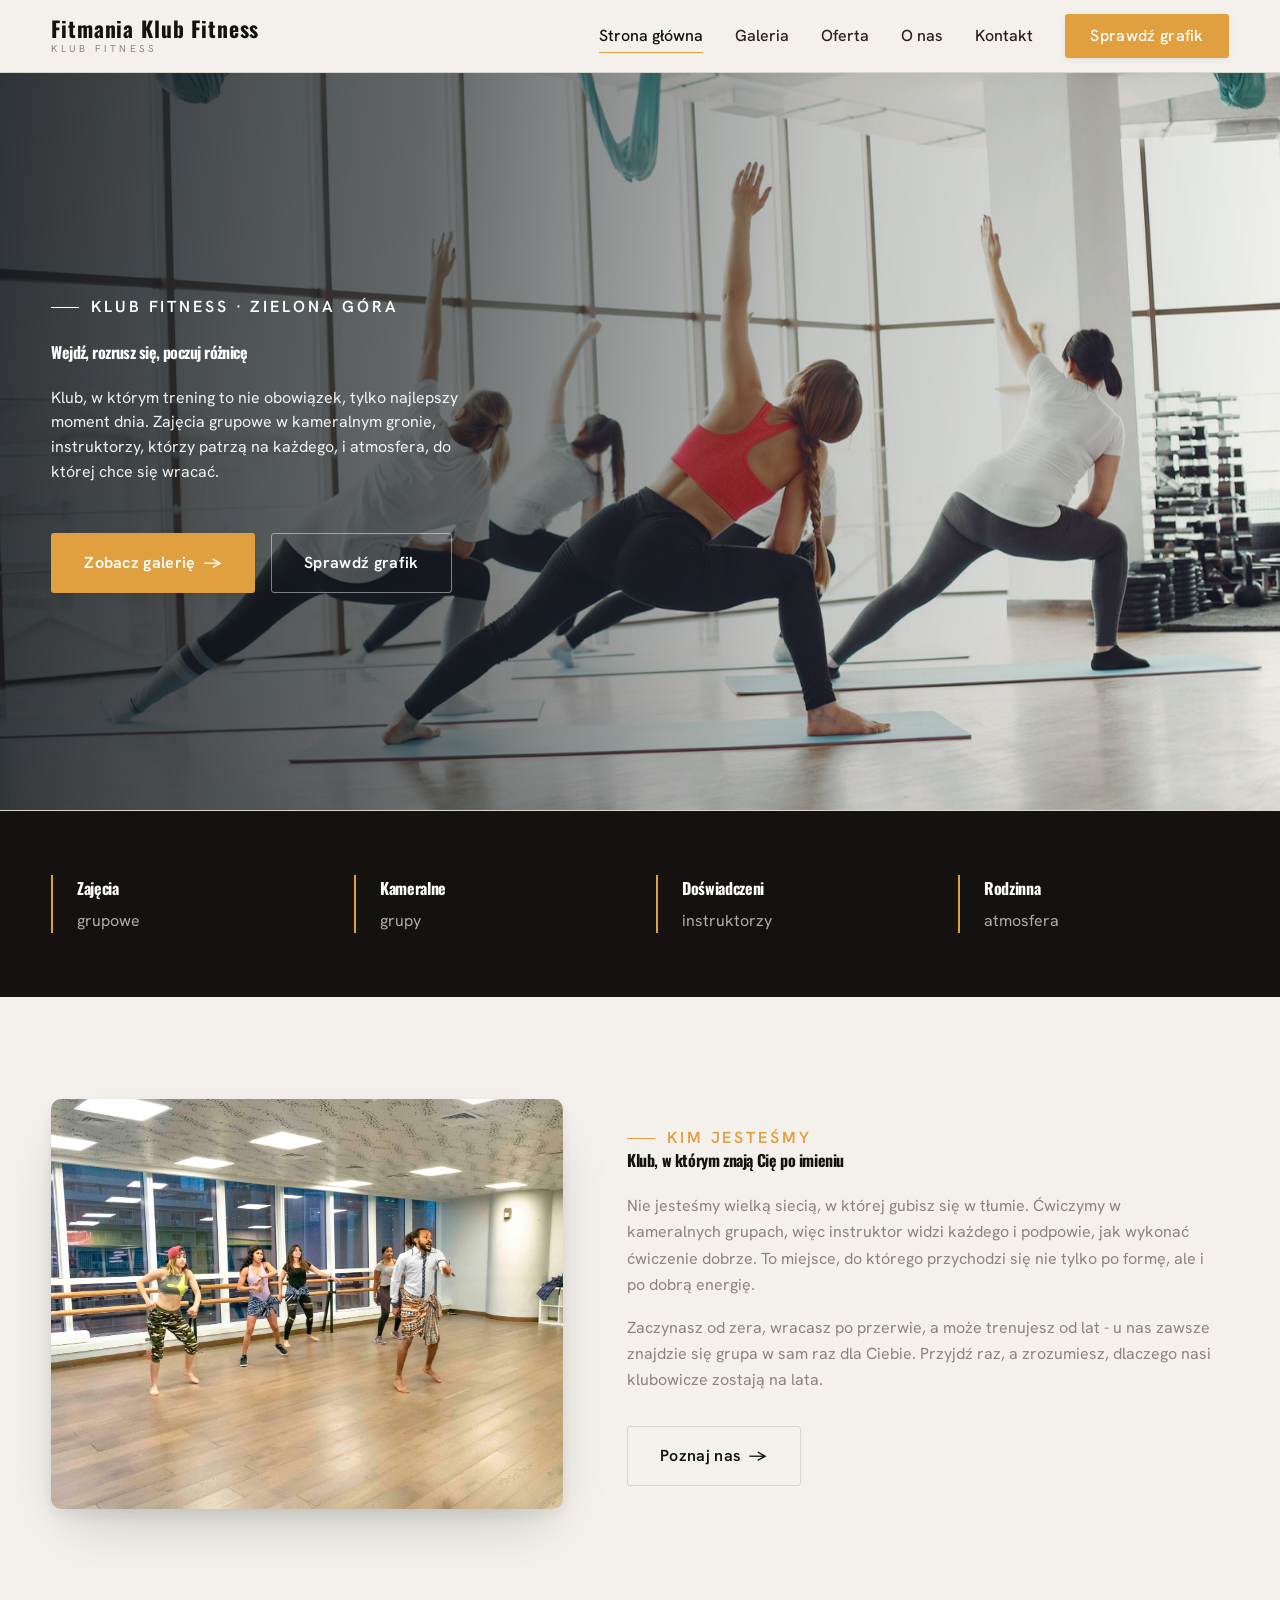
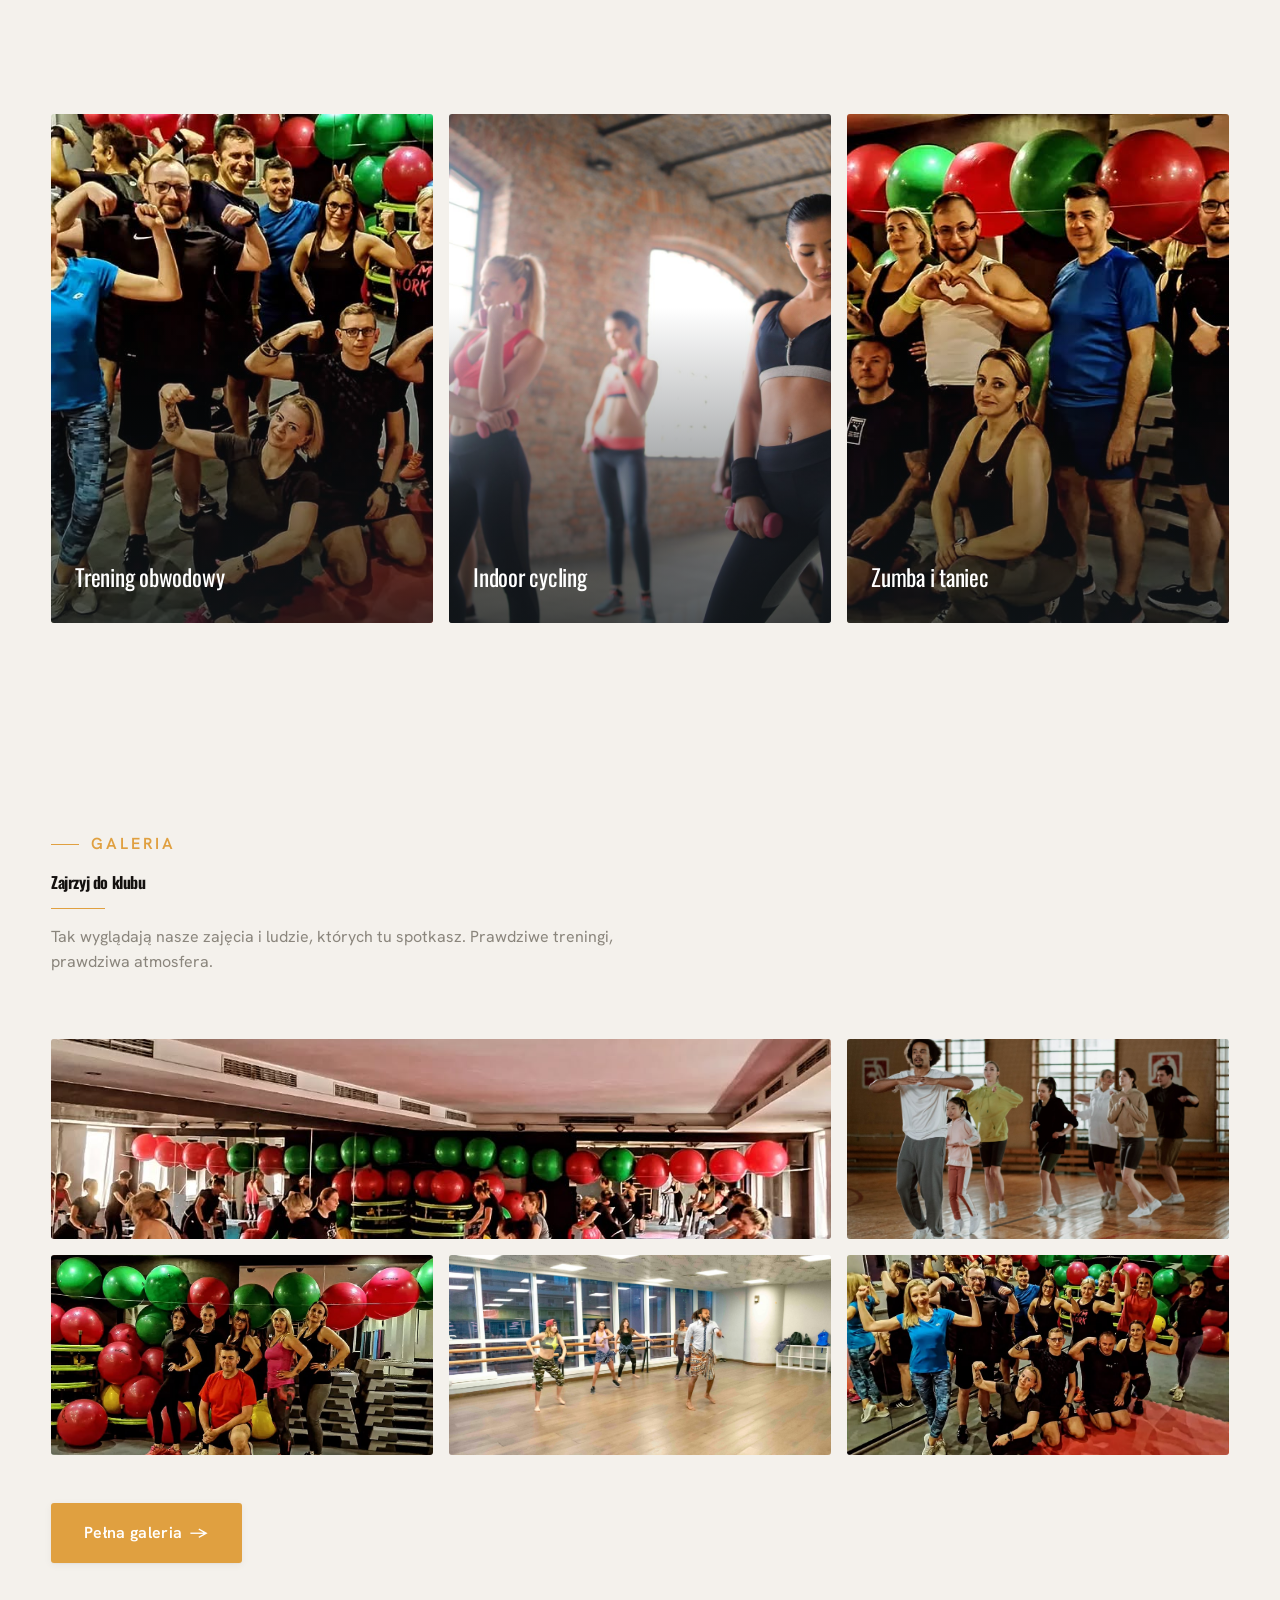
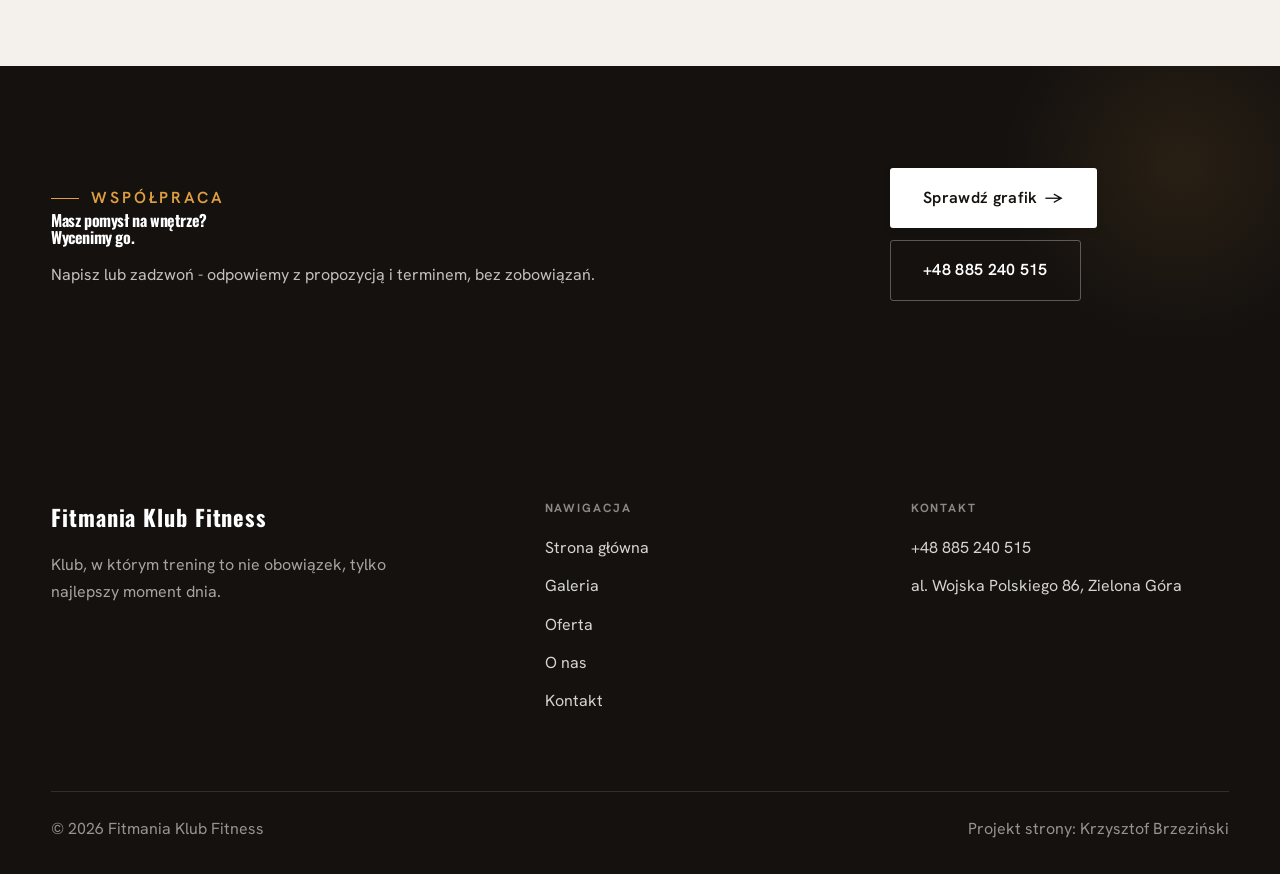
<file: index.html>
<!DOCTYPE html>
<html lang="pl">
<head>
<meta charset="UTF-8">
<meta name="viewport" content="width=device-width, initial-scale=1.0">
<title>Fitmania Klub Fitness - Klub fitness · Zielona Góra</title>
<meta name="description" content="Fitmania Klub Fitness - klub fitness w Zielona Góra. Zajęcia grupowe, mała grupa, rodzinna atmosfera i trenerzy, którzy znają Cię po imieniu. Sprawdź grafik i przyjdź na pierwszy trening.">
<link rel="preconnect" href="https://fonts.googleapis.com">
<link rel="preconnect" href="https://fonts.gstatic.com" crossorigin>
<link href="https://fonts.googleapis.com/css2?family=Oswald:wght@500;600;700&family=Hanken+Grotesk:wght@400;500;600&display=swap" rel="stylesheet">
<link rel="stylesheet" href="assets/styles.css">
</head>
<body>

<header class="nav">
  <div class="wrap nav-inner">
    <a class="brand" href="index.html"><span class="name">Fitmania Klub Fitness</span><span class="sub">Klub fitness</span></a>
    <nav class="nav-links">
      <a href="index.html" class="active">Strona główna</a>
      <a href="realizacje.html">Galeria</a>
      <a href="oferta.html">Oferta</a>
      <a href="o-nas.html">O nas</a>
      <a href="kontakt.html">Kontakt</a>
      <a href="kontakt.html" class="btn btn-accent">Sprawdź grafik</a>
    </nav>
    <button class="nav-toggle" aria-label="Menu"><span></span><span></span><span></span></button>
  </div>
</header>

<section class="hero-cine">
  <img src="img/hero.jpg" alt="Fitmania Klub Fitness - Wejdź, rozrusz się, poczuj różnicę">
  <div class="wrap">
    <div class="hero-copy">
      <span class="eyebrow">Klub fitness · Zielona Góra</span>
      <h1>Wejdź, rozrusz się, poczuj różnicę</h1>
      <p class="lead">Klub, w którym trening to nie obowiązek, tylko najlepszy moment dnia. Zajęcia grupowe w kameralnym gronie, instruktorzy, którzy patrzą na każdego, i atmosfera, do której chce się wracać.</p>
      <div class="hero-actions">
        <a href="realizacje.html" class="btn btn-accent">Zobacz galerię <span class="arr">→</span></a>
        <a href="kontakt.html" class="btn btn-ghost" style="color:#fff;border-color:rgba(255,255,255,.45)">Sprawdź grafik</a>
      </div>
    </div>
  </div>
</section>
<section class="strip" style="padding-block:0">
  <div class="wrap">
    <div class="item reveal"><div class="k">Zajęcia</div><div class="v">grupowe</div></div>
    <div class="item reveal"><div class="k">Kameralne</div><div class="v">grupy</div></div>
    <div class="item reveal"><div class="k">Doświadczeni</div><div class="v">instruktorzy</div></div>
    <div class="item reveal"><div class="k">Rodzinna</div><div class="v">atmosfera</div></div>
  </div>
</section>
<section>
  <div class="wrap split">
    <div class="split-art reveal"><img src="img/g1.jpg" alt="Fitmania Klub Fitness - realizacja" loading="lazy"></div>
    <div class="split-copy reveal">
      <span class="eyebrow">Kim jesteśmy</span>
      <h2>Klub, w którym znają Cię po imieniu</h2>
      <p class="muted">Nie jesteśmy wielką siecią, w której gubisz się w tłumie. Ćwiczymy w kameralnych grupach, więc instruktor widzi każdego i podpowie, jak wykonać ćwiczenie dobrze. To miejsce, do którego przychodzi się nie tylko po formę, ale i po dobrą energię.</p>
      <p class="muted">Zaczynasz od zera, wracasz po przerwie, a może trenujesz od lat - u nas zawsze znajdzie się grupa w sam raz dla Ciebie. Przyjdź raz, a zrozumiesz, dlaczego nasi klubowicze zostają na lata.</p>
      <a href="o-nas.html" class="btn btn-ghost">Poznaj nas <span class="arr">→</span></a>
    </div>
  </div>
</section>
<section class="gateways-band">
  <div class="wrap">
    <div class="gateways">
      <a href="oferta.html" class="gateway reveal"><img src="img/g2.jpg" alt="Trening obwodowy" loading="lazy"><span class="g-ttl">Trening obwodowy</span></a>
      <a href="oferta.html" class="gateway reveal"><img src="img/g3.jpg" alt="Indoor cycling" loading="lazy"><span class="g-ttl">Indoor cycling</span></a>
      <a href="oferta.html" class="gateway reveal"><img src="img/g4.jpg" alt="Zumba i taniec" loading="lazy"><span class="g-ttl">Zumba i taniec</span></a>
    </div>
  </div>
</section>
<section>
  <div class="wrap">
    <div class="head reveal">
      <span class="eyebrow">Galeria</span>
      <h2>Zajrzyj do klubu</h2>
      <p>Tak wyglądają nasze zajęcia i ludzie, których tu spotkasz. Prawdziwe treningi, prawdziwa atmosfera.</p>
    </div>
    <div class="gallery">
      <div class="tile t-two3 reveal"><img src="img/g5.jpg" alt="Zajęcia grupowe" loading="lazy"><div class="cap">Zajęcia grupowe</div></div>
      <div class="tile t-third reveal"><img src="img/g6.jpg" alt="Energia na sali" loading="lazy"><div class="cap">Energia na sali</div></div>
      <div class="tile t-third reveal"><img src="img/about.jpg" alt="Trening w grupie" loading="lazy"><div class="cap">Trening w grupie</div></div>
      <div class="tile t-third reveal"><img src="img/g1.jpg" alt="Nasza ekipa" loading="lazy"><div class="cap">Nasza ekipa</div></div>
      <div class="tile t-third reveal"><img src="img/g2.jpg" alt="Wspólny trening" loading="lazy"><div class="cap">Wspólny trening</div></div>
    </div>
    <div style="margin-top:var(--space-7)" class="reveal"><a href="realizacje.html" class="btn btn-accent">Pełna galeria <span class="arr">→</span></a></div>
  </div>
</section>
<section class="cta">
  <div class="wrap">
    <div class="reveal">
      <span class="eyebrow">Współpraca</span>
      <h2>Masz pomysł na wnętrze? Wycenimy go.</h2>
      <p>Napisz lub zadzwoń - odpowiemy z propozycją i terminem, bez zobowiązań.</p>
    </div>
    <div class="cta-actions reveal">
      <a href="kontakt.html" class="btn btn-light">Sprawdź grafik <span class="arr">→</span></a>
      <a href="tel:+48885240515" class="btn btn-ghost" style="color:#fff;border-color:rgba(255,255,255,.3)">+48 885 240 515</a>
    </div>
  </div>
</section>

<footer>
  <div class="wrap">
    <div class="foot-grid">
      <div class="foot-brand">
        <div class="name">Fitmania Klub Fitness</div>
        <p>Klub, w którym trening to nie obowiązek, tylko najlepszy moment dnia.</p>
      </div>
      <div class="foot-col">
        <h4>Nawigacja</h4>
        <a href="index.html">Strona główna</a>
        <a href="realizacje.html">Galeria</a>
        <a href="oferta.html">Oferta</a>
        <a href="o-nas.html">O nas</a>
        <a href="kontakt.html">Kontakt</a>
      </div>
      <div class="foot-col">
        <h4>Kontakt</h4>
        <a href="tel:+48885240515">+48 885 240 515</a>
        <p>al. Wojska Polskiego 86, Zielona Góra</p>
      </div>
    </div>
    <div class="foot-bot">
      <span>© 2026 Fitmania Klub Fitness</span>
      <span>Projekt strony: Krzysztof Brzeziński</span>
    </div>
  </div>
</footer>


<script src="assets/main.js"></script>
</body>
</html>
</file>
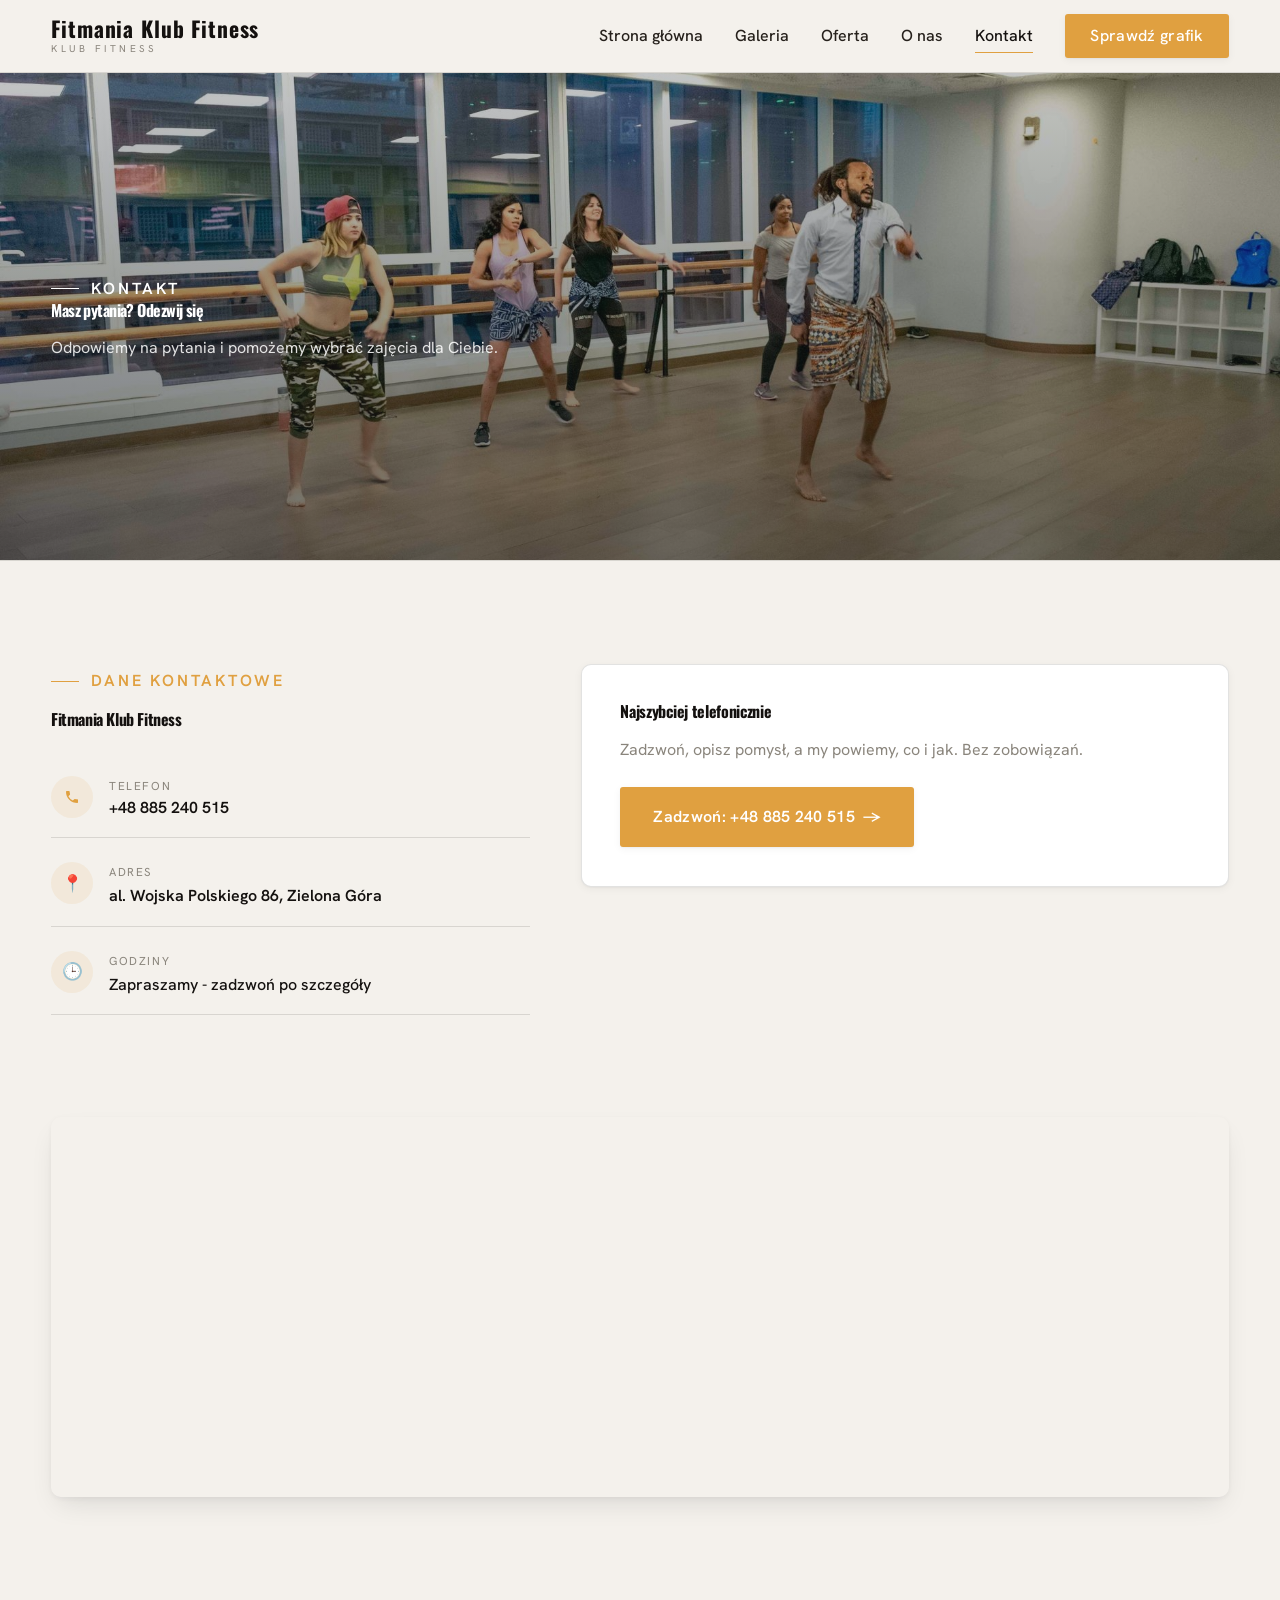
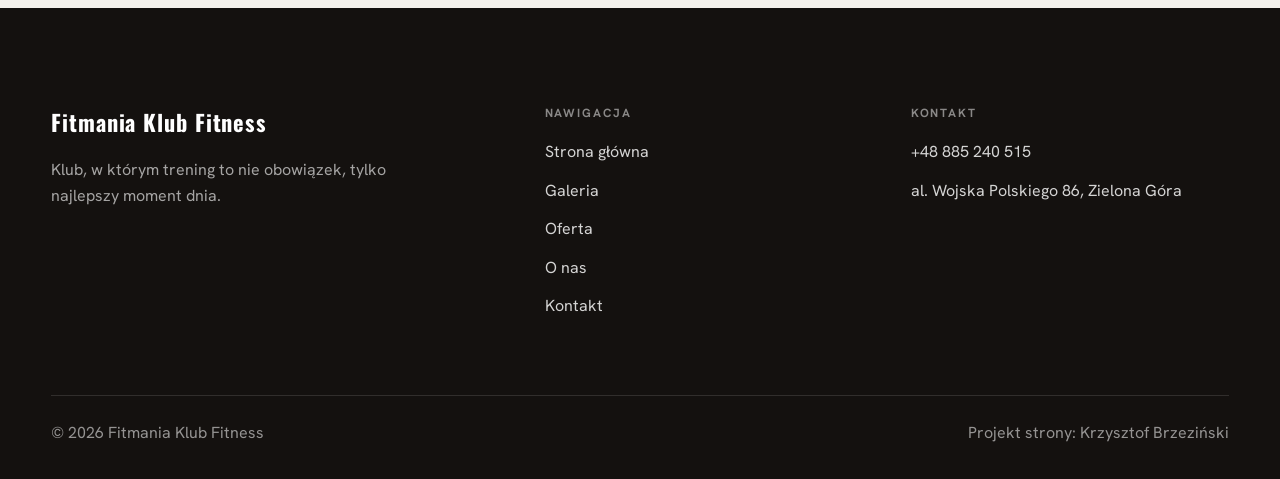
<file: kontakt.html>
<!DOCTYPE html>
<html lang="pl">
<head>
<meta charset="UTF-8">
<meta name="viewport" content="width=device-width, initial-scale=1.0">
<title>Kontakt - Fitmania Klub Fitness</title>
<meta name="description" content="Kontakt Fitmania Klub Fitness - al. Wojska Polskiego 86, Zielona Góra">
<link rel="preconnect" href="https://fonts.googleapis.com">
<link rel="preconnect" href="https://fonts.gstatic.com" crossorigin>
<link href="https://fonts.googleapis.com/css2?family=Oswald:wght@500;600;700&family=Hanken+Grotesk:wght@400;500;600&display=swap" rel="stylesheet">
<link rel="stylesheet" href="assets/styles.css">
</head>
<body>

<header class="nav">
  <div class="wrap nav-inner">
    <a class="brand" href="index.html"><span class="name">Fitmania Klub Fitness</span><span class="sub">Klub fitness</span></a>
    <nav class="nav-links">
      <a href="index.html">Strona główna</a>
      <a href="realizacje.html">Galeria</a>
      <a href="oferta.html">Oferta</a>
      <a href="o-nas.html">O nas</a>
      <a href="kontakt.html" class="active">Kontakt</a>
      <a href="kontakt.html" class="btn btn-accent">Sprawdź grafik</a>
    </nav>
    <button class="nav-toggle" aria-label="Menu"><span></span><span></span><span></span></button>
  </div>
</header>

<section class="pagehead">
  <img src="img/g1.jpg" alt="Fitmania Klub Fitness - kontakt">
  <div class="wrap">
    <span class="eyebrow">Kontakt</span>
    <h1>Masz pytania? Odezwij się</h1>
    <p>Odpowiemy na pytania i pomożemy wybrać zajęcia dla Ciebie.</p>
  </div>
</section>
<section>
  <div class="wrap contact-grid">
    <div class="reveal">
      <span class="eyebrow">Dane kontaktowe</span>
      <h2 style="margin:var(--space-4) 0 var(--space-6)">Fitmania Klub Fitness</h2>
      <div class="info-list">
        <div class="info-row"><div class="ic"><svg class="ico-tel" width="16" height="16" viewBox="0 0 24 24" fill="none" aria-hidden="true"><path d="M6.6 10.8a15.5 15.5 0 0 0 6.6 6.6l2.2-2.2a1 1 0 0 1 1-.24 11.4 11.4 0 0 0 3.6.58 1 1 0 0 1 1 1V20a1 1 0 0 1-1 1A17 17 0 0 1 3 4a1 1 0 0 1 1-1h3.5a1 1 0 0 1 1 1c0 1.25.2 2.46.58 3.6a1 1 0 0 1-.25 1l-2.23 2.2Z" fill="currentColor"/></svg></div><div><div class="lbl">Telefon</div><a class="val" href="tel:+48885240515">+48 885 240 515</a></div></div>
        <div class="info-row"><div class="ic">📍</div><div><div class="lbl">Adres</div><div class="val">al. Wojska Polskiego 86, Zielona Góra</div></div></div>
        <div class="info-row"><div class="ic">🕒</div><div><div class="lbl">Godziny</div><div class="val" style="font-weight:500">Zapraszamy - zadzwoń po szczegóły</div></div></div>
      </div>
    </div>
    <div class="reveal">
      <div class="form">
        <h3 style="margin-bottom:var(--space-4)">Najszybciej telefonicznie</h3>
        <p class="muted" style="margin-bottom:var(--space-5)">Zadzwoń, opisz pomysł, a my powiemy, co i jak. Bez zobowiązań.</p>
        <a href="tel:+48885240515" class="btn btn-accent" style="justify-content:center">Zadzwoń: +48 885 240 515 <span class="arr">→</span></a>
      </div>
    </div>
  </div>
</section>
<section style="padding-top:0">
  <div class="wrap reveal">
    <iframe class="map" title="Fitmania Klub Fitness - Zielona Góra" src="https://maps.google.com/maps?q=51.938075%2C15.484104&z=15&output=embed" loading="lazy" referrerpolicy="no-referrer-when-downgrade"></iframe>
  </div>
</section>

<footer>
  <div class="wrap">
    <div class="foot-grid">
      <div class="foot-brand">
        <div class="name">Fitmania Klub Fitness</div>
        <p>Klub, w którym trening to nie obowiązek, tylko najlepszy moment dnia.</p>
      </div>
      <div class="foot-col">
        <h4>Nawigacja</h4>
        <a href="index.html">Strona główna</a>
        <a href="realizacje.html">Galeria</a>
        <a href="oferta.html">Oferta</a>
        <a href="o-nas.html">O nas</a>
        <a href="kontakt.html">Kontakt</a>
      </div>
      <div class="foot-col">
        <h4>Kontakt</h4>
        <a href="tel:+48885240515">+48 885 240 515</a>
        <p>al. Wojska Polskiego 86, Zielona Góra</p>
      </div>
    </div>
    <div class="foot-bot">
      <span>© 2026 Fitmania Klub Fitness</span>
      <span>Projekt strony: Krzysztof Brzeziński</span>
    </div>
  </div>
</footer>


<script src="assets/main.js"></script>
</body>
</html>
</file>
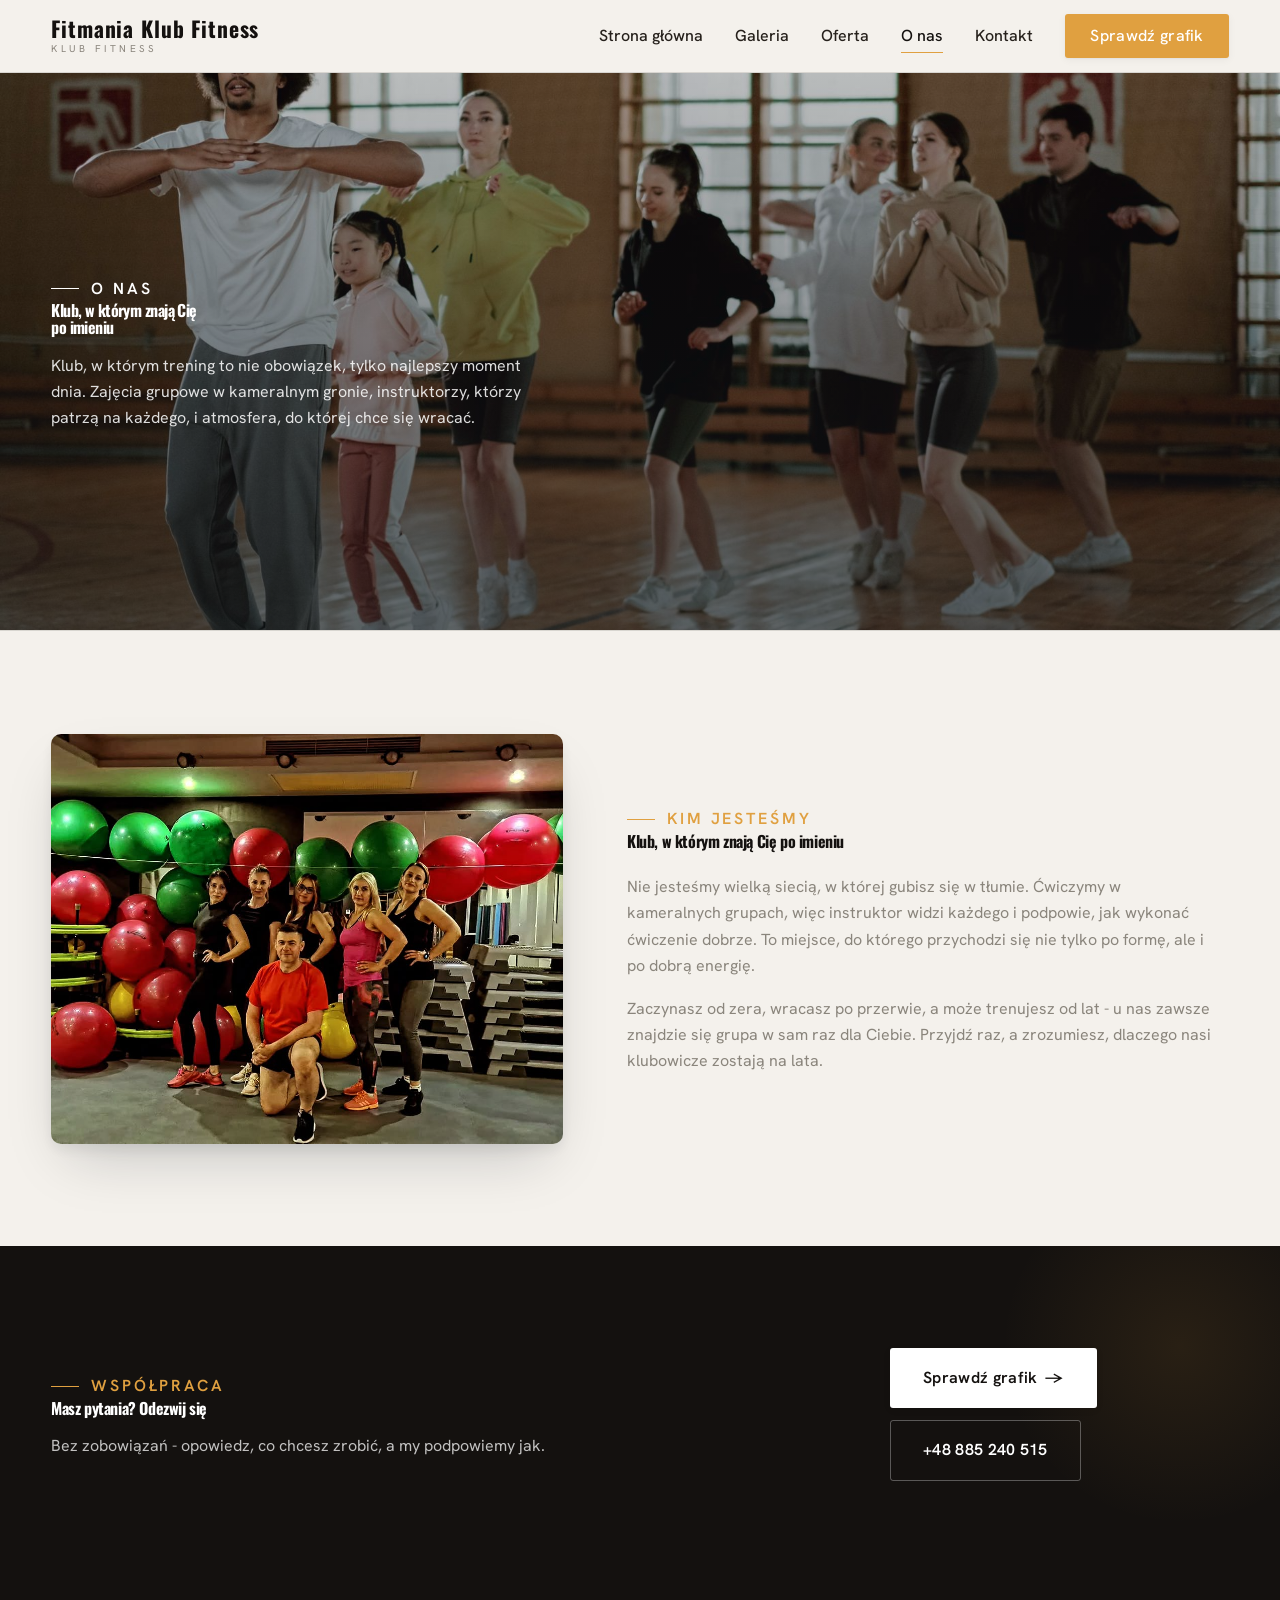
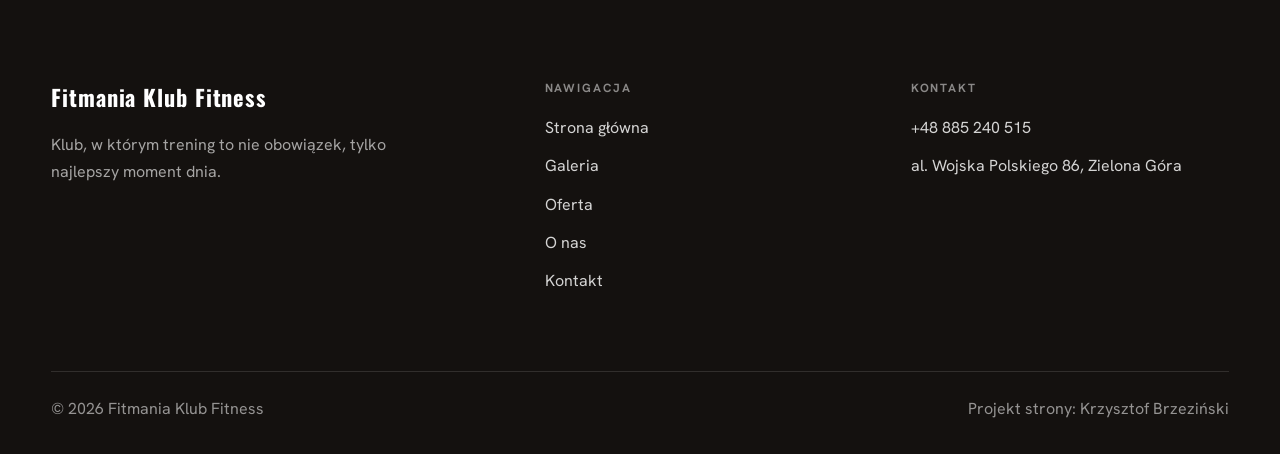
<file: o-nas.html>
<!DOCTYPE html>
<html lang="pl">
<head>
<meta charset="UTF-8">
<meta name="viewport" content="width=device-width, initial-scale=1.0">
<title>O nas - Fitmania Klub Fitness</title>
<meta name="description" content="Fitmania Klub Fitness - klub fitness w Zielona Góra. Zajęcia grupowe, mała grupa, rodzinna atmosfera i trenerzy, którzy znają Cię po imieniu. Sprawdź grafik i przyjdź na pierwszy trening.">
<link rel="preconnect" href="https://fonts.googleapis.com">
<link rel="preconnect" href="https://fonts.gstatic.com" crossorigin>
<link href="https://fonts.googleapis.com/css2?family=Oswald:wght@500;600;700&family=Hanken+Grotesk:wght@400;500;600&display=swap" rel="stylesheet">
<link rel="stylesheet" href="assets/styles.css">
</head>
<body>

<header class="nav">
  <div class="wrap nav-inner">
    <a class="brand" href="index.html"><span class="name">Fitmania Klub Fitness</span><span class="sub">Klub fitness</span></a>
    <nav class="nav-links">
      <a href="index.html">Strona główna</a>
      <a href="realizacje.html">Galeria</a>
      <a href="oferta.html">Oferta</a>
      <a href="o-nas.html" class="active">O nas</a>
      <a href="kontakt.html">Kontakt</a>
      <a href="kontakt.html" class="btn btn-accent">Sprawdź grafik</a>
    </nav>
    <button class="nav-toggle" aria-label="Menu"><span></span><span></span><span></span></button>
  </div>
</header>

<section class="pagehead">
  <img src="img/g6.jpg" alt="Fitmania Klub Fitness - Klub, w którym znają Cię po imieniu">
  <div class="wrap">
    <span class="eyebrow">O nas</span>
    <h1>Klub, w którym znają Cię po imieniu</h1>
    <p>Klub, w którym trening to nie obowiązek, tylko najlepszy moment dnia. Zajęcia grupowe w kameralnym gronie, instruktorzy, którzy patrzą na każdego, i atmosfera, do której chce się wracać.</p>
  </div>
</section>
<section>
  <div class="wrap split">
    <div class="split-art reveal"><img src="img/about.jpg" alt="Fitmania Klub Fitness" loading="lazy"></div>
    <div class="split-copy reveal">
      <span class="eyebrow">Kim jesteśmy</span>
      <h2>Klub, w którym znają Cię po imieniu</h2>
      <p class="muted">Nie jesteśmy wielką siecią, w której gubisz się w tłumie. Ćwiczymy w kameralnych grupach, więc instruktor widzi każdego i podpowie, jak wykonać ćwiczenie dobrze. To miejsce, do którego przychodzi się nie tylko po formę, ale i po dobrą energię.</p>
      <p class="muted">Zaczynasz od zera, wracasz po przerwie, a może trenujesz od lat - u nas zawsze znajdzie się grupa w sam raz dla Ciebie. Przyjdź raz, a zrozumiesz, dlaczego nasi klubowicze zostają na lata.</p>
    </div>
  </div>
</section>


<section class="cta">
  <div class="wrap">
    <div class="reveal">
      <span class="eyebrow">Współpraca</span>
      <h2>Masz pytania? Odezwij się</h2>
      <p>Bez zobowiązań - opowiedz, co chcesz zrobić, a my podpowiemy jak.</p>
    </div>
    <div class="cta-actions reveal">
      <a href="kontakt.html" class="btn btn-light">Sprawdź grafik <span class="arr">→</span></a>
      <a href="tel:+48885240515" class="btn btn-ghost" style="color:#fff;border-color:rgba(255,255,255,.3)">+48 885 240 515</a>
    </div>
  </div>
</section>

<footer>
  <div class="wrap">
    <div class="foot-grid">
      <div class="foot-brand">
        <div class="name">Fitmania Klub Fitness</div>
        <p>Klub, w którym trening to nie obowiązek, tylko najlepszy moment dnia.</p>
      </div>
      <div class="foot-col">
        <h4>Nawigacja</h4>
        <a href="index.html">Strona główna</a>
        <a href="realizacje.html">Galeria</a>
        <a href="oferta.html">Oferta</a>
        <a href="o-nas.html">O nas</a>
        <a href="kontakt.html">Kontakt</a>
      </div>
      <div class="foot-col">
        <h4>Kontakt</h4>
        <a href="tel:+48885240515">+48 885 240 515</a>
        <p>al. Wojska Polskiego 86, Zielona Góra</p>
      </div>
    </div>
    <div class="foot-bot">
      <span>© 2026 Fitmania Klub Fitness</span>
      <span>Projekt strony: Krzysztof Brzeziński</span>
    </div>
  </div>
</footer>


<script src="assets/main.js"></script>
</body>
</html>
</file>
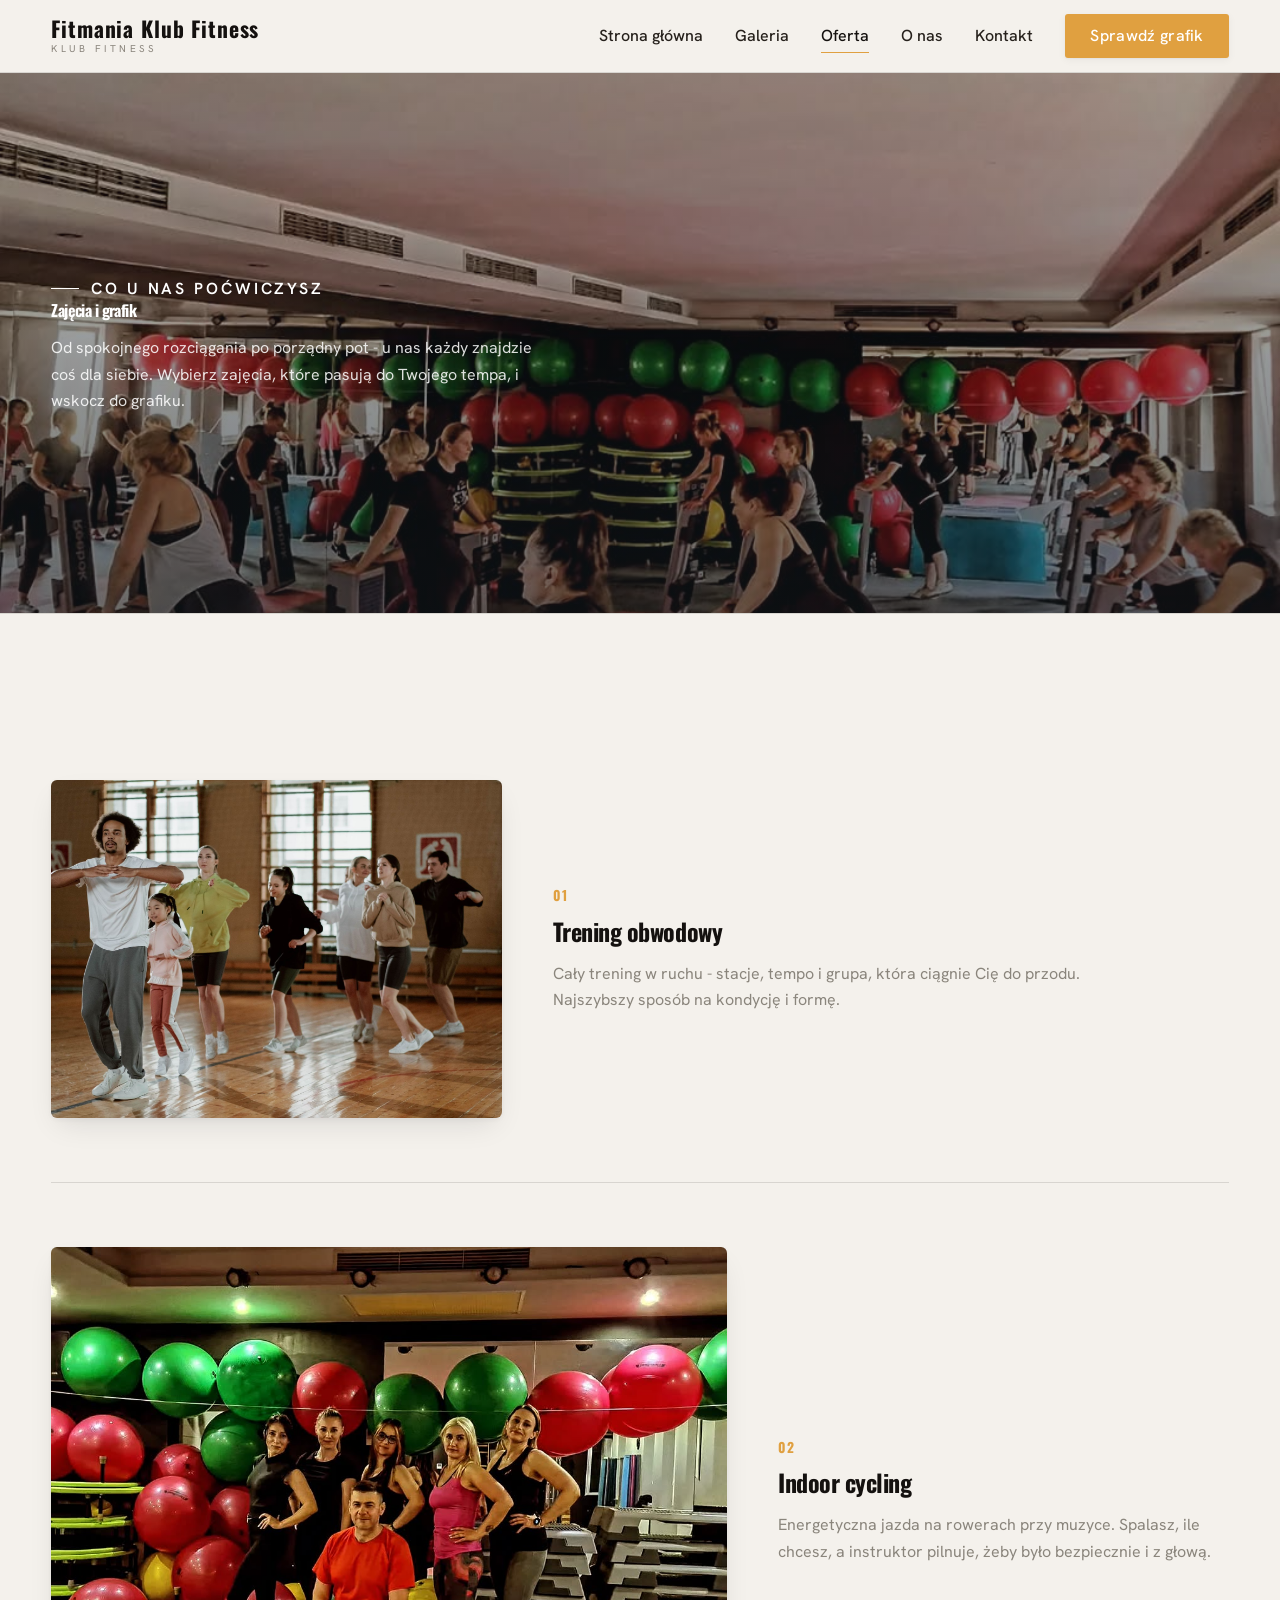
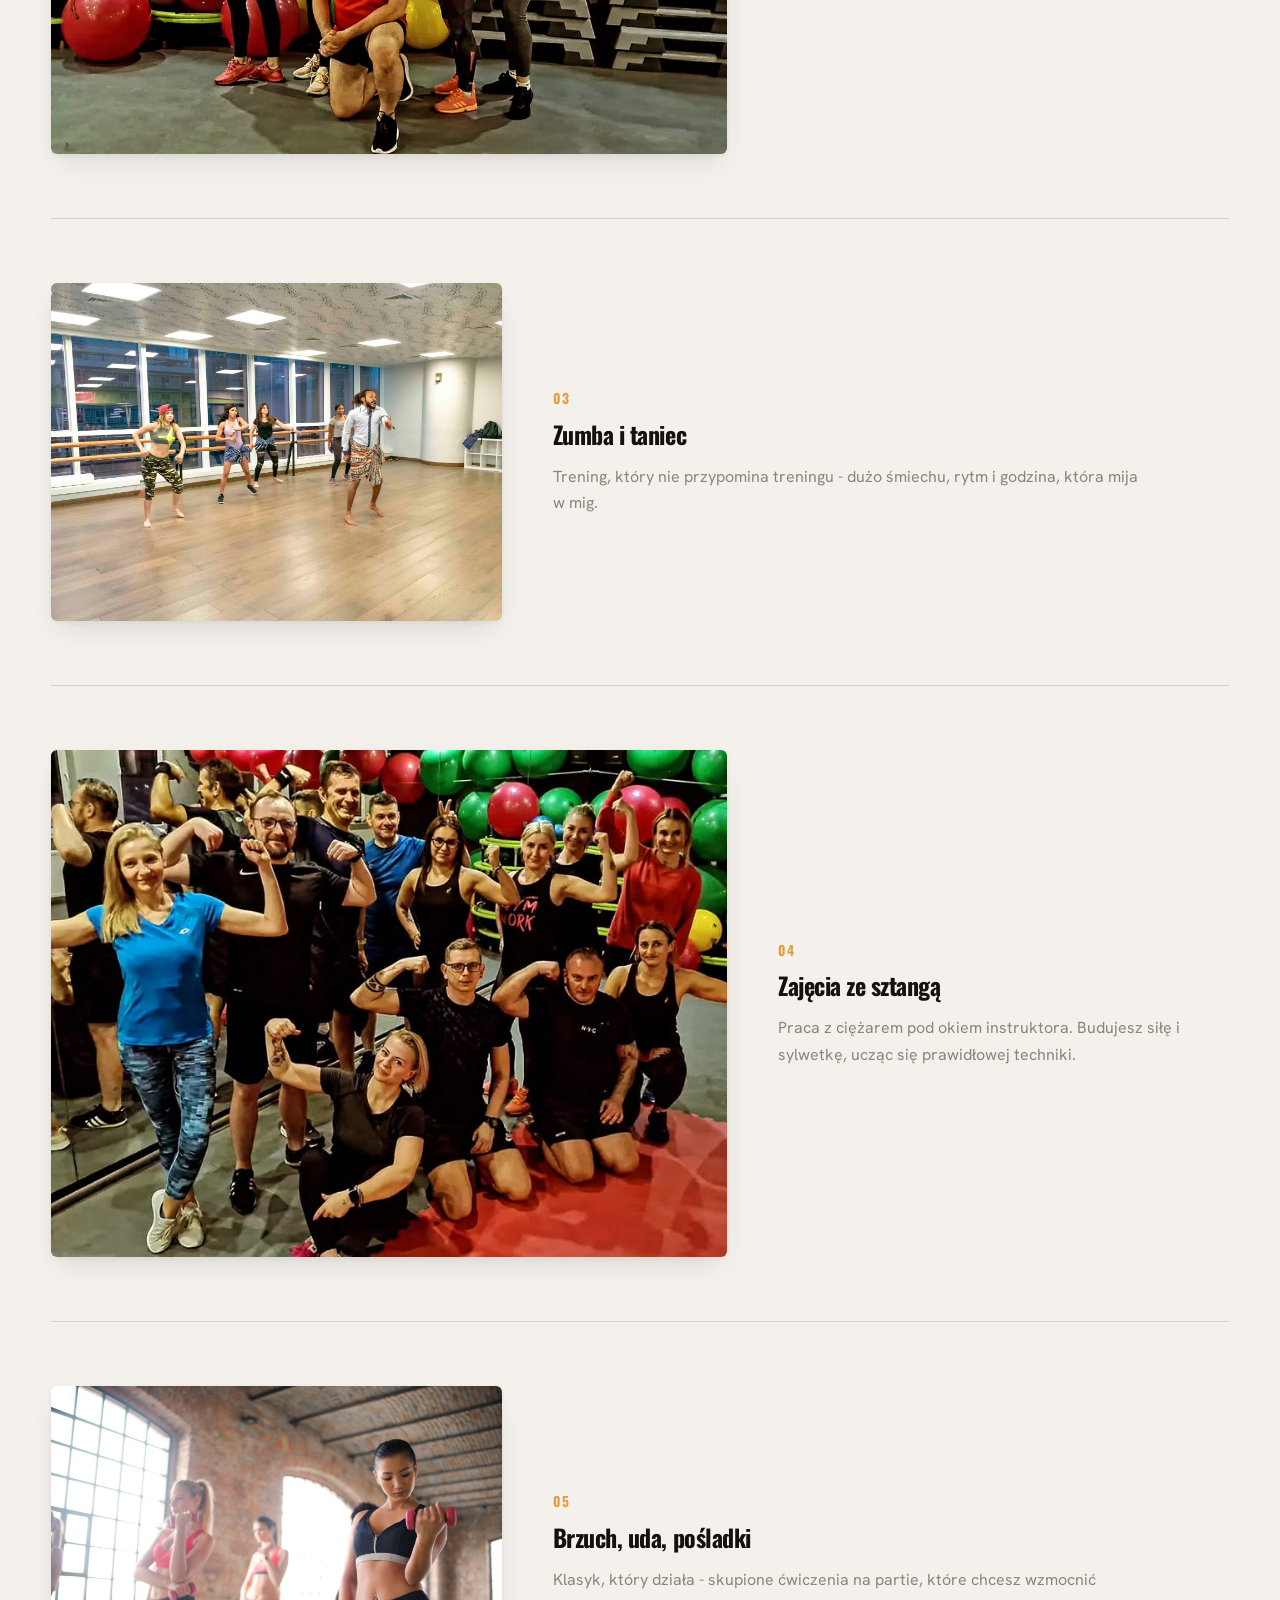
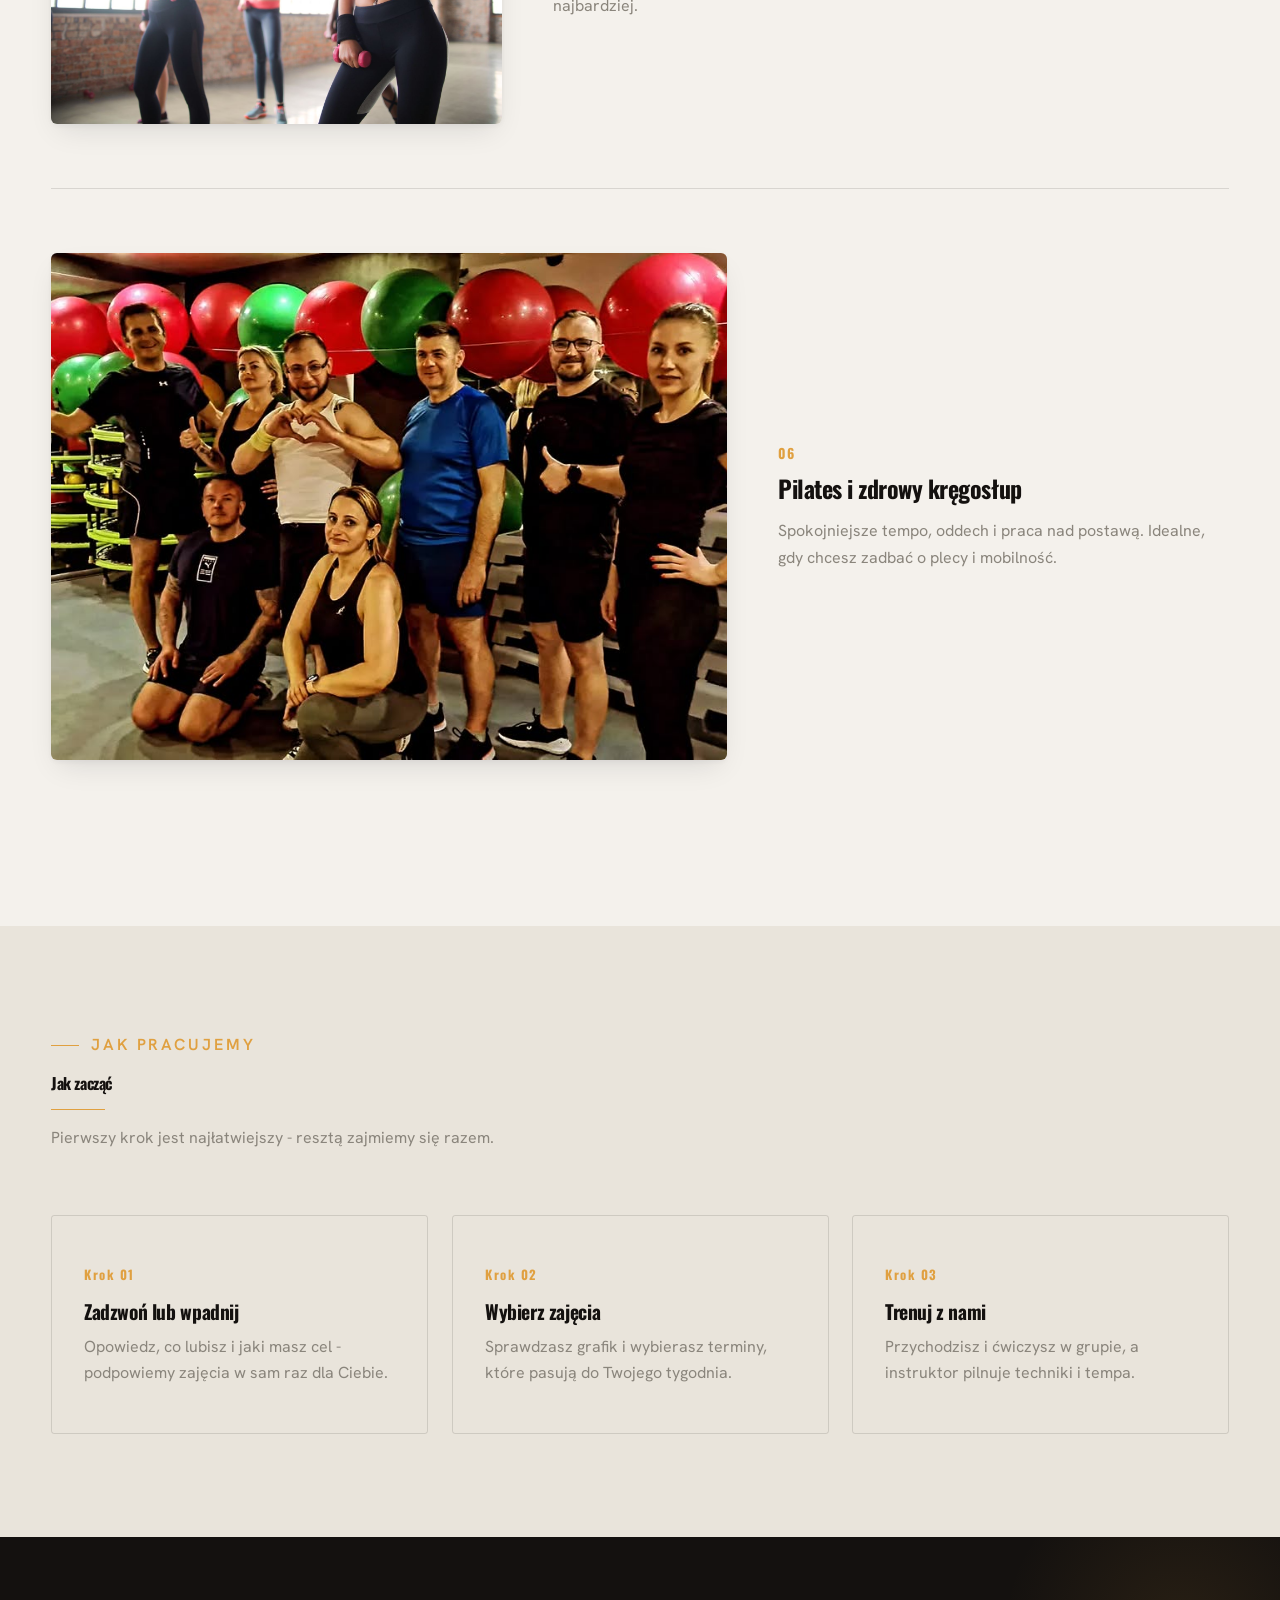
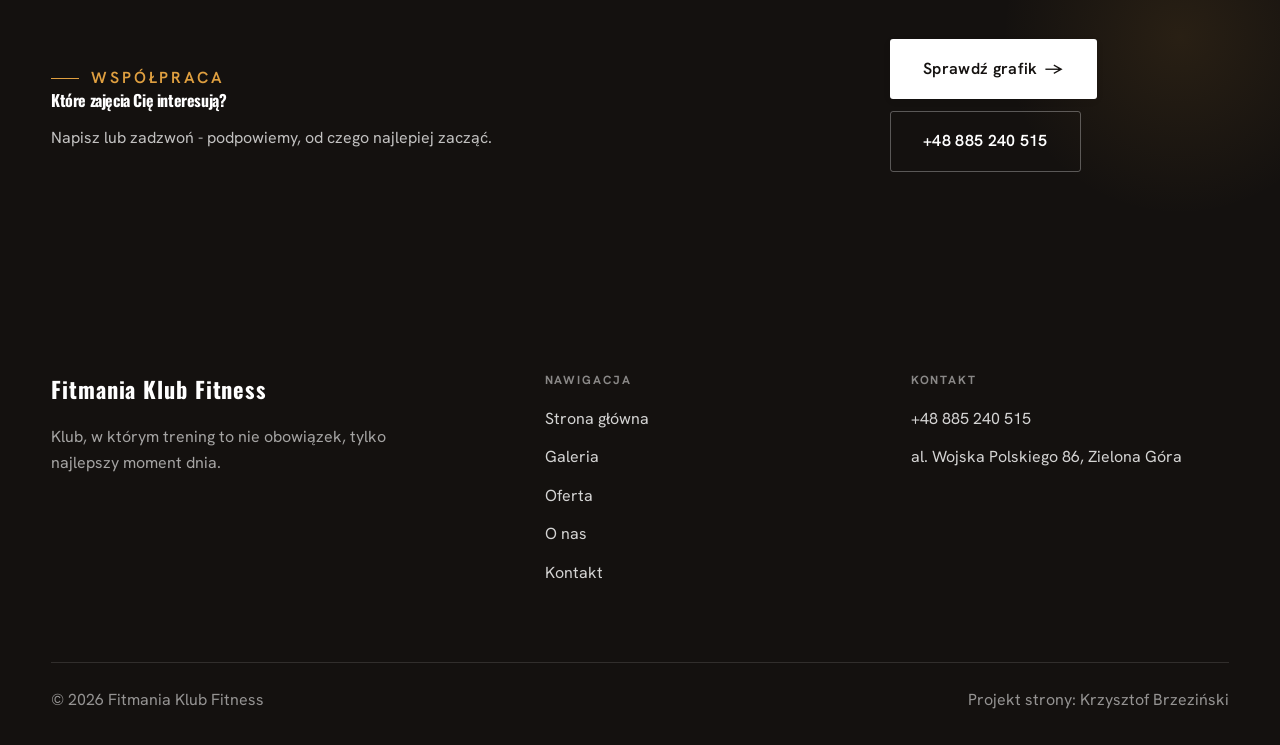
<file: oferta.html>
<!DOCTYPE html>
<html lang="pl">
<head>
<meta charset="UTF-8">
<meta name="viewport" content="width=device-width, initial-scale=1.0">
<title>Oferta - Fitmania Klub Fitness</title>
<meta name="description" content="Fitmania Klub Fitness - klub fitness w Zielona Góra. Zajęcia grupowe, mała grupa, rodzinna atmosfera i trenerzy, którzy znają Cię po imieniu. Sprawdź grafik i przyjdź na pierwszy trening.">
<link rel="preconnect" href="https://fonts.googleapis.com">
<link rel="preconnect" href="https://fonts.gstatic.com" crossorigin>
<link href="https://fonts.googleapis.com/css2?family=Oswald:wght@500;600;700&family=Hanken+Grotesk:wght@400;500;600&display=swap" rel="stylesheet">
<link rel="stylesheet" href="assets/styles.css">
</head>
<body>

<header class="nav">
  <div class="wrap nav-inner">
    <a class="brand" href="index.html"><span class="name">Fitmania Klub Fitness</span><span class="sub">Klub fitness</span></a>
    <nav class="nav-links">
      <a href="index.html">Strona główna</a>
      <a href="realizacje.html">Galeria</a>
      <a href="oferta.html" class="active">Oferta</a>
      <a href="o-nas.html">O nas</a>
      <a href="kontakt.html">Kontakt</a>
      <a href="kontakt.html" class="btn btn-accent">Sprawdź grafik</a>
    </nav>
    <button class="nav-toggle" aria-label="Menu"><span></span><span></span><span></span></button>
  </div>
</header>

<section class="pagehead">
  <img src="img/g5.jpg" alt="Fitmania Klub Fitness - Zajęcia i grafik">
  <div class="wrap">
    <span class="eyebrow">Co u nas poćwiczysz</span>
    <h1>Zajęcia i grafik</h1>
    <p>Od spokojnego rozciągania po porządny pot - u nas każdy znajdzie coś dla siebie. Wybierz zajęcia, które pasują do Twojego tempa, i wskocz do grafiku.</p>
  </div>
</section>
<section>
  <div class="wrap">
    <div class="svc-row reveal">
      <div class="svc-row-art"><img src="img/g6.jpg" alt="Trening obwodowy" loading="lazy"></div>
      <div>
        <span class="num">01</span>
        <h3>Trening obwodowy</h3>
        <p class="muted">Cały trening w ruchu - stacje, tempo i grupa, która ciągnie Cię do przodu. Najszybszy sposób na kondycję i formę.</p>
      </div>
    </div>
    <div class="svc-row rev reveal">
      <div class="svc-row-art"><img src="img/about.jpg" alt="Indoor cycling" loading="lazy"></div>
      <div>
        <span class="num">02</span>
        <h3>Indoor cycling</h3>
        <p class="muted">Energetyczna jazda na rowerach przy muzyce. Spalasz, ile chcesz, a instruktor pilnuje, żeby było bezpiecznie i z głową.</p>
      </div>
    </div>
    <div class="svc-row reveal">
      <div class="svc-row-art"><img src="img/g1.jpg" alt="Zumba i taniec" loading="lazy"></div>
      <div>
        <span class="num">03</span>
        <h3>Zumba i taniec</h3>
        <p class="muted">Trening, który nie przypomina treningu - dużo śmiechu, rytm i godzina, która mija w mig.</p>
      </div>
    </div>
    <div class="svc-row rev reveal">
      <div class="svc-row-art"><img src="img/g2.jpg" alt="Zajęcia ze sztangą" loading="lazy"></div>
      <div>
        <span class="num">04</span>
        <h3>Zajęcia ze sztangą</h3>
        <p class="muted">Praca z ciężarem pod okiem instruktora. Budujesz siłę i sylwetkę, ucząc się prawidłowej techniki.</p>
      </div>
    </div>
    <div class="svc-row reveal">
      <div class="svc-row-art"><img src="img/g3.jpg" alt="Brzuch, uda, pośladki" loading="lazy"></div>
      <div>
        <span class="num">05</span>
        <h3>Brzuch, uda, pośladki</h3>
        <p class="muted">Klasyk, który działa - skupione ćwiczenia na partie, które chcesz wzmocnić najbardziej.</p>
      </div>
    </div>
    <div class="svc-row rev reveal">
      <div class="svc-row-art"><img src="img/g4.jpg" alt="Pilates i zdrowy kręgosłup" loading="lazy"></div>
      <div>
        <span class="num">06</span>
        <h3>Pilates i zdrowy kręgosłup</h3>
        <p class="muted">Spokojniejsze tempo, oddech i praca nad postawą. Idealne, gdy chcesz zadbać o plecy i mobilność.</p>
      </div>
    </div>
  </div>
</section>
<section class="trust">
  <div class="wrap">
    <div class="head reveal">
      <span class="eyebrow">Jak pracujemy</span>
      <h2>Jak zacząć</h2>
      <p>Pierwszy krok jest najłatwiejszy - resztą zajmiemy się razem.</p>
    </div>
    <div class="svc-grid">
      <div class="svc reveal"><div class="ic">Krok 01</div><h3>Zadzwoń lub wpadnij</h3><p>Opowiedz, co lubisz i jaki masz cel - podpowiemy zajęcia w sam raz dla Ciebie.</p></div>
      <div class="svc reveal"><div class="ic">Krok 02</div><h3>Wybierz zajęcia</h3><p>Sprawdzasz grafik i wybierasz terminy, które pasują do Twojego tygodnia.</p></div>
      <div class="svc reveal"><div class="ic">Krok 03</div><h3>Trenuj z nami</h3><p>Przychodzisz i ćwiczysz w grupie, a instruktor pilnuje techniki i tempa.</p></div>
    </div>
  </div>
</section>
<section class="cta">
  <div class="wrap">
    <div class="reveal">
      <span class="eyebrow">Współpraca</span>
      <h2>Które zajęcia Cię interesują?</h2>
      <p>Napisz lub zadzwoń - podpowiemy, od czego najlepiej zacząć.</p>
    </div>
    <div class="cta-actions reveal">
      <a href="kontakt.html" class="btn btn-light">Sprawdź grafik <span class="arr">→</span></a>
      <a href="tel:+48885240515" class="btn btn-ghost" style="color:#fff;border-color:rgba(255,255,255,.3)">+48 885 240 515</a>
    </div>
  </div>
</section>

<footer>
  <div class="wrap">
    <div class="foot-grid">
      <div class="foot-brand">
        <div class="name">Fitmania Klub Fitness</div>
        <p>Klub, w którym trening to nie obowiązek, tylko najlepszy moment dnia.</p>
      </div>
      <div class="foot-col">
        <h4>Nawigacja</h4>
        <a href="index.html">Strona główna</a>
        <a href="realizacje.html">Galeria</a>
        <a href="oferta.html">Oferta</a>
        <a href="o-nas.html">O nas</a>
        <a href="kontakt.html">Kontakt</a>
      </div>
      <div class="foot-col">
        <h4>Kontakt</h4>
        <a href="tel:+48885240515">+48 885 240 515</a>
        <p>al. Wojska Polskiego 86, Zielona Góra</p>
      </div>
    </div>
    <div class="foot-bot">
      <span>© 2026 Fitmania Klub Fitness</span>
      <span>Projekt strony: Krzysztof Brzeziński</span>
    </div>
  </div>
</footer>


<script src="assets/main.js"></script>
</body>
</html>
</file>
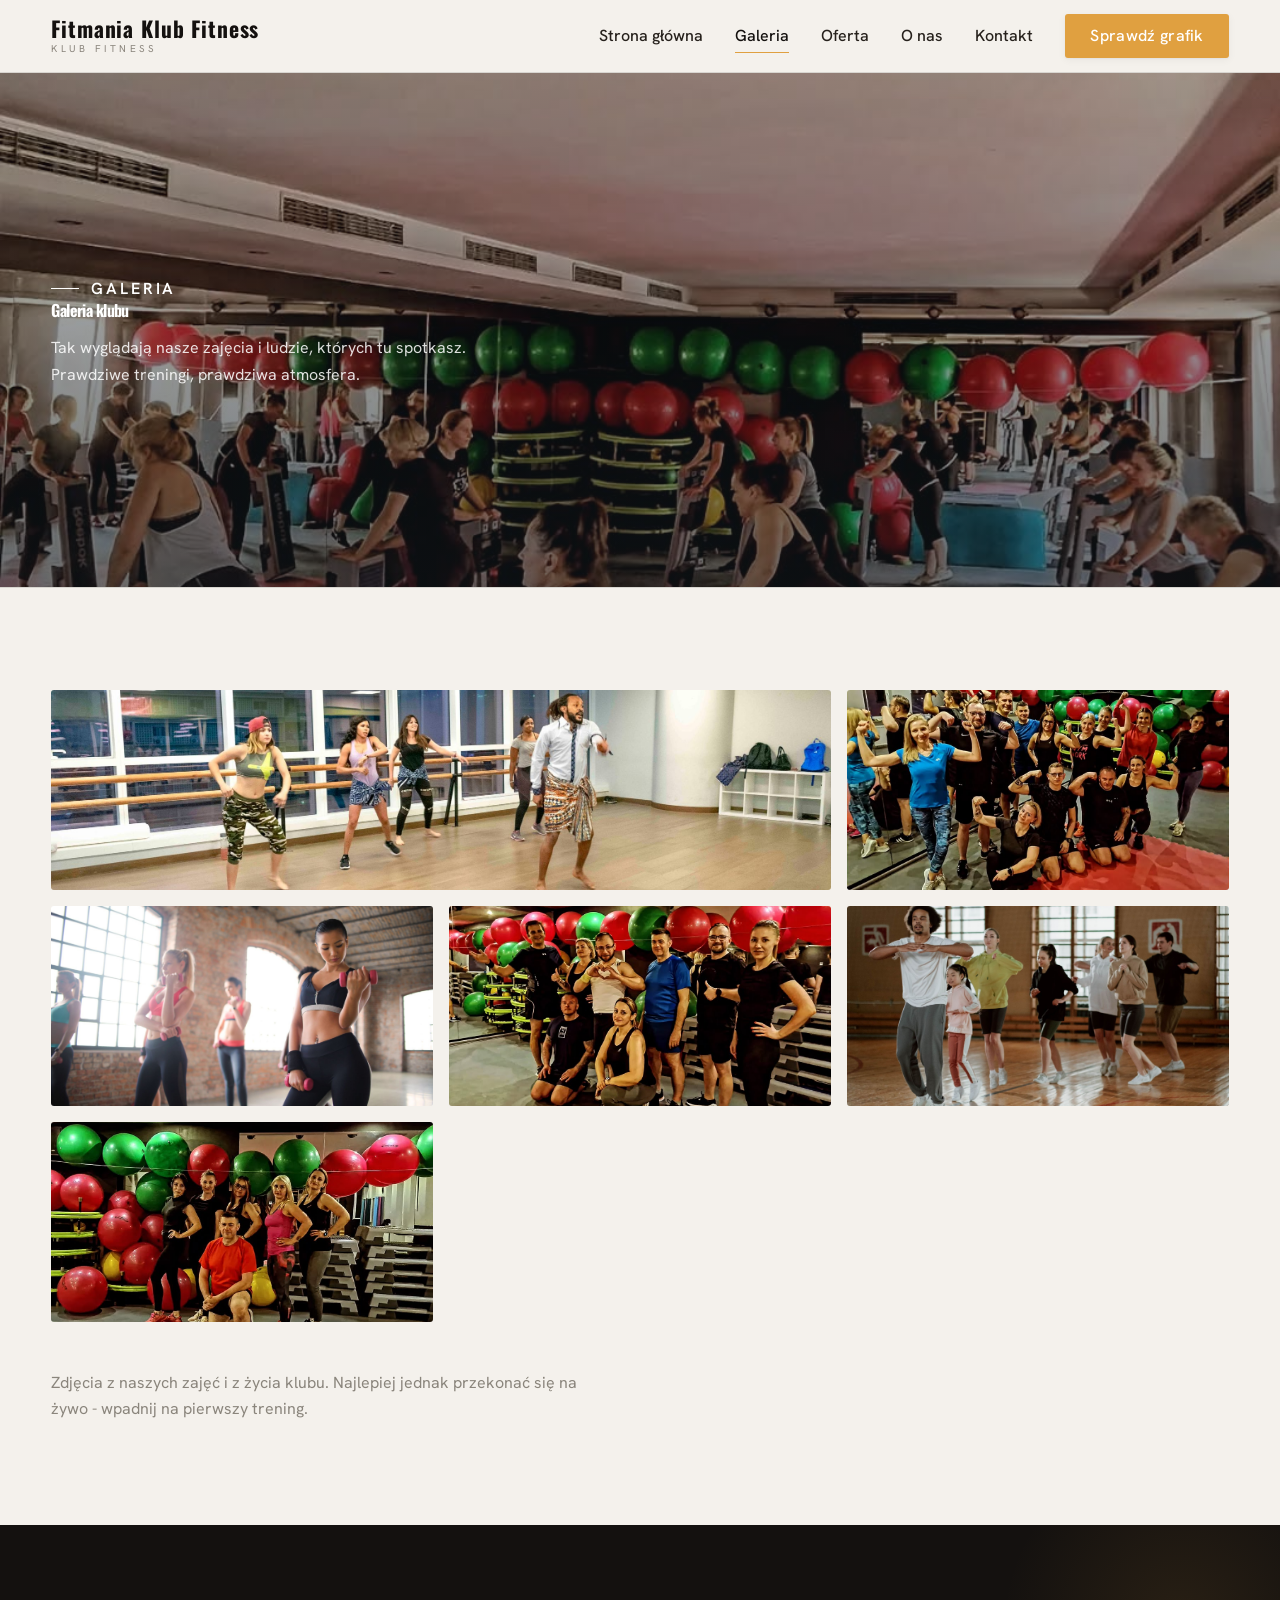
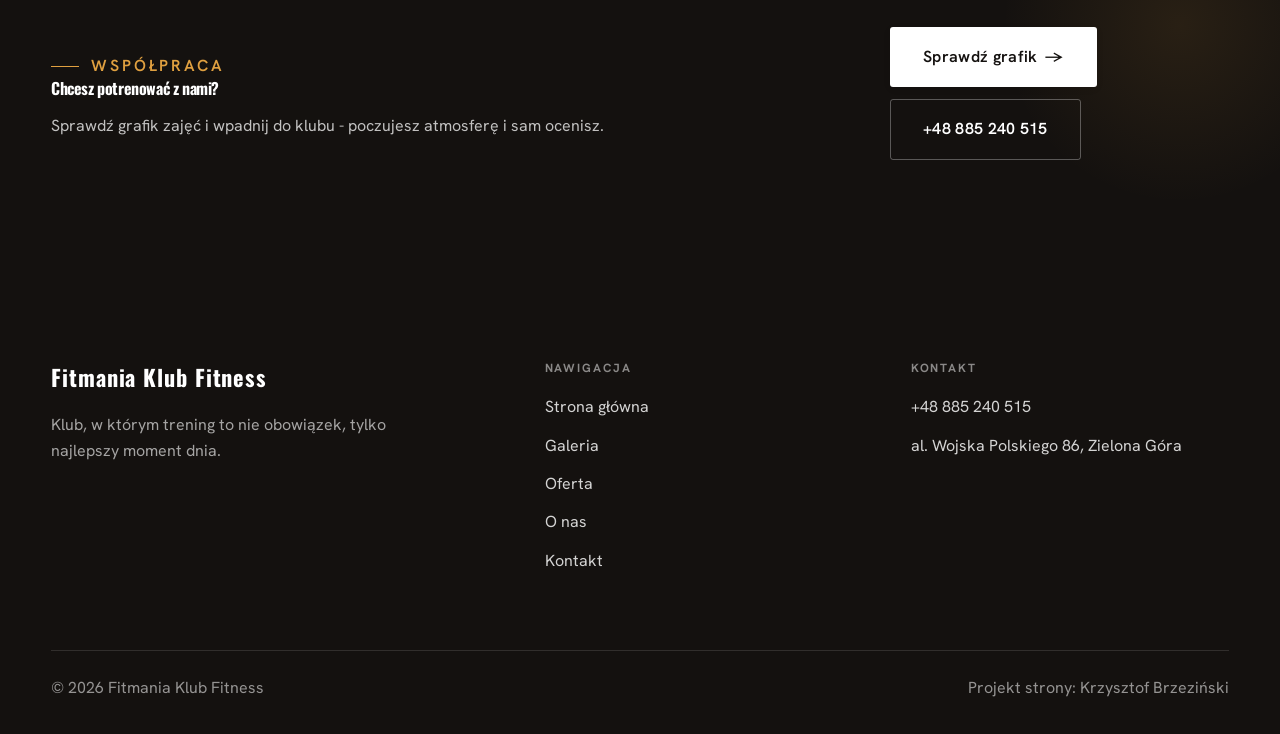
<file: realizacje.html>
<!DOCTYPE html>
<html lang="pl">
<head>
<meta charset="UTF-8">
<meta name="viewport" content="width=device-width, initial-scale=1.0">
<title>Galeria - Fitmania Klub Fitness</title>
<meta name="description" content="Galeria Fitmania Klub Fitness: Zajęcia grupowe, Energia na sali, Trening w grupie, Nasza ekipa, Wspólny trening">
<link rel="preconnect" href="https://fonts.googleapis.com">
<link rel="preconnect" href="https://fonts.gstatic.com" crossorigin>
<link href="https://fonts.googleapis.com/css2?family=Oswald:wght@500;600;700&family=Hanken+Grotesk:wght@400;500;600&display=swap" rel="stylesheet">
<link rel="stylesheet" href="assets/styles.css">
</head>
<body>

<header class="nav">
  <div class="wrap nav-inner">
    <a class="brand" href="index.html"><span class="name">Fitmania Klub Fitness</span><span class="sub">Klub fitness</span></a>
    <nav class="nav-links">
      <a href="index.html">Strona główna</a>
      <a href="realizacje.html" class="active">Galeria</a>
      <a href="oferta.html">Oferta</a>
      <a href="o-nas.html">O nas</a>
      <a href="kontakt.html">Kontakt</a>
      <a href="kontakt.html" class="btn btn-accent">Sprawdź grafik</a>
    </nav>
    <button class="nav-toggle" aria-label="Menu"><span></span><span></span><span></span></button>
  </div>
</header>

<section class="pagehead">
  <img src="img/g5.jpg" alt="Fitmania Klub Fitness - galeria klubu">
  <div class="wrap">
    <span class="eyebrow">Galeria</span>
    <h1>Galeria klubu</h1>
    <p>Tak wyglądają nasze zajęcia i ludzie, których tu spotkasz. Prawdziwe treningi, prawdziwa atmosfera.</p>
  </div>
</section>
<section>
  <div class="wrap">
    <div class="gallery">
      <div class="tile t-two3 reveal"><img src="img/g1.jpg" alt="Zajęcia grupowe" loading="lazy"><div class="cap">Zajęcia grupowe</div></div>
      <div class="tile t-third reveal"><img src="img/g2.jpg" alt="Energia na sali" loading="lazy"><div class="cap">Energia na sali</div></div>
      <div class="tile t-third reveal"><img src="img/g3.jpg" alt="Trening w grupie" loading="lazy"><div class="cap">Trening w grupie</div></div>
      <div class="tile t-third reveal"><img src="img/g4.jpg" alt="Nasza ekipa" loading="lazy"><div class="cap">Nasza ekipa</div></div>
      <div class="tile t-third reveal"><img src="img/g6.jpg" alt="Wspólny trening" loading="lazy"><div class="cap">Wspólny trening</div></div>
      <div class="tile t-third reveal"><img src="img/about.jpg" alt="Atmosfera klubu" loading="lazy"><div class="cap">Atmosfera klubu</div></div>
    </div>
    <p class="muted reveal" style="margin-top:var(--space-7);font-size:var(--text-sm);max-width:62ch">Zdjęcia z naszych zajęć i z życia klubu. Najlepiej jednak przekonać się na żywo - wpadnij na pierwszy trening.</p>
  </div>
</section>
<section class="cta">
  <div class="wrap">
    <div class="reveal">
      <span class="eyebrow">Współpraca</span>
      <h2>Chcesz potrenować z nami?</h2>
      <p>Sprawdź grafik zajęć i wpadnij do klubu - poczujesz atmosferę i sam ocenisz.</p>
    </div>
    <div class="cta-actions reveal">
      <a href="kontakt.html" class="btn btn-light">Sprawdź grafik <span class="arr">→</span></a>
      <a href="tel:+48885240515" class="btn btn-ghost" style="color:#fff;border-color:rgba(255,255,255,.3)">+48 885 240 515</a>
    </div>
  </div>
</section>

<footer>
  <div class="wrap">
    <div class="foot-grid">
      <div class="foot-brand">
        <div class="name">Fitmania Klub Fitness</div>
        <p>Klub, w którym trening to nie obowiązek, tylko najlepszy moment dnia.</p>
      </div>
      <div class="foot-col">
        <h4>Nawigacja</h4>
        <a href="index.html">Strona główna</a>
        <a href="realizacje.html">Galeria</a>
        <a href="oferta.html">Oferta</a>
        <a href="o-nas.html">O nas</a>
        <a href="kontakt.html">Kontakt</a>
      </div>
      <div class="foot-col">
        <h4>Kontakt</h4>
        <a href="tel:+48885240515">+48 885 240 515</a>
        <p>al. Wojska Polskiego 86, Zielona Góra</p>
      </div>
    </div>
    <div class="foot-bot">
      <span>© 2026 Fitmania Klub Fitness</span>
      <span>Projekt strony: Krzysztof Brzeziński</span>
    </div>
  </div>
</footer>


<script src="assets/main.js"></script>
</body>
</html>
</file>
<file: assets/styles.css>
/* ============================================================
   STOLBASZ — premium, architektoniczny B2B fit-out
   Jasna paleta, zero brązu. System wg premium-web-craft.
   Projekt strony: Krzysztof Brzeziński
   ============================================================ */

:root{
  /* PALETA — jasna, architektoniczna, chłodna */
  --paper:#F4F1EC;          /* główne tło */
  --paper-2:#E9E4DB;        /* sekcje alternatywne (chłodny jasny szary) */
  --paper-3:#E9E4DB;        /* delikatne wypełnienia */
  --ink:#14110F;            /* tekst główny — chłodny grafit */
  --ink-soft:#26211C;       /* nagłówki drugorzędne */
  --muted:#8A857C;          /* tekst poboczny */
  --line:rgba(20,17,15,.12);/* hairline */
  --accent:#E0A040;         /* stonowany petrol-slate — jedyny akcent */
  --accent-d:#B97E27;
  --accent-soft:rgba(224,160,64,.10);
  --dark:#14110F;           /* sekcje ciemne (stopka/CTA) */

  /* ODSTĘPY — skala 4/8 */
  --space-1:4px; --space-2:8px; --space-3:12px; --space-4:16px; --space-5:24px;
  --space-6:32px; --space-7:48px; --space-8:64px; --space-9:96px; --space-10:128px;

  /* TYPOGRAFIA — fluid clamp() */
  --text-sm:clamp(.82rem,.8rem+.1vw,.9rem);
  --text-base:clamp(1rem,.97rem+.15vw,1.1rem);
  --text-lg:clamp(1.12rem,1.05rem+.3vw,1.3rem);
  --text-h3:clamp(1.2rem,1.1rem+.5vw,1.5rem);
  --text-h2:clamp(1.9rem,1.5rem+1.9vw,2.8rem);
  --text-h1:clamp(2.6rem,1.9rem+3.6vw,4.6rem);

  /* PROMIENIE — architektoniczne, raczej ostre */
  --r-sm:3px; --r-md:6px; --r-lg:10px;

  /* RUCH */
  --ease:cubic-bezier(.25,.46,.45,.94); --dur:.24s;

  /* CIENIE — miękkie, warstwowe */
  --sh-sm:0 1px 2px rgba(16,24,32,.04), 0 2px 8px rgba(16,24,32,.05);
  --sh-md:0 2px 6px rgba(16,24,32,.05), 0 12px 28px -8px rgba(16,24,32,.12);
  --sh-lg:0 6px 14px rgba(16,24,32,.07), 0 26px 56px -18px rgba(16,24,32,.22);

  --hairline:1px solid var(--line);

  --font-display:'Oswald','Hanken Grotesk',sans-serif;
  --font-body:'Hanken Grotesk',sans-serif;
}

*{box-sizing:border-box;margin:0;padding:0}
html{scroll-behavior:smooth}
body{
  font-family:var(--font-body);
  font-size:var(--text-base);
  line-height:1.65;
  color:var(--ink);
  background:var(--paper);
  -webkit-font-smoothing:antialiased;
  text-rendering:optimizeLegibility;
}
img{max-width:100%;display:block}
a{color:inherit;text-decoration:none}

.wrap{width:min(92%,1180px);margin-inline:auto}
section{padding-block:clamp(52px,6.5vw,96px)}

h1,h2,h3{font-family:var(--font-display);font-weight:700;line-height:1.08;letter-spacing:-.02em;color:var(--ink)}
h1{font-size:var(--text-h1);letter-spacing:-.035em}
h2{font-size:var(--text-h2);letter-spacing:-.025em}
h3{font-size:var(--text-h3)}
p{max-width:65ch}

.eyebrow{
  font-family:var(--font-body);
  font-size:var(--text-sm);
  font-weight:600;
  letter-spacing:.18em;
  text-transform:uppercase;
  color:var(--accent);
  display:inline-flex;align-items:center;gap:var(--space-3);
}
.eyebrow::before{content:"";width:28px;height:1px;background:var(--accent);display:inline-block}

.muted{color:var(--muted)}
.lead{font-size:var(--text-lg);line-height:1.55;color:var(--ink-soft);max-width:50ch}

/* ---------- BUTTONS ---------- */
.btn{
  display:inline-flex;align-items:center;gap:var(--space-2);
  font-weight:600;font-size:var(--text-sm);letter-spacing:.02em;
  padding:var(--space-4) var(--space-6);
  border-radius:var(--r-sm);
  transition:transform var(--dur) var(--ease),box-shadow var(--dur) var(--ease),background var(--dur) var(--ease);
  cursor:pointer;border:1px solid transparent;
}
.btn-accent{background:var(--accent);color:#fff;box-shadow:var(--sh-sm)}
.btn-accent:hover{background:var(--accent-d);transform:translateY(-2px);box-shadow:var(--sh-md)}
.btn-accent:active{transform:translateY(0);box-shadow:var(--sh-sm)}
.btn-ghost{background:transparent;color:var(--ink);border-color:var(--line)}
.btn-ghost:hover{border-color:var(--accent);color:var(--accent);transform:translateY(-2px)}
.btn-light{background:#fff;color:var(--ink);box-shadow:var(--sh-sm)}
.btn-light:hover{transform:translateY(-2px);box-shadow:var(--sh-md)}
.btn .arr{transition:transform var(--dur) var(--ease)}
.btn:hover .arr{transform:translateX(4px)}

/* ---------- NAV ---------- */
.nav{
  position:sticky;top:0;z-index:50;
  background:color-mix(in srgb,var(--paper) 88%,transparent);
  backdrop-filter:saturate(140%) blur(10px);
  border-bottom:var(--hairline);
}
.nav-inner{display:flex;align-items:center;justify-content:space-between;height:72px}
.brand{display:flex;flex-direction:column;line-height:1}
.brand .name{font-family:var(--font-display);font-weight:800;font-size:1.35rem;letter-spacing:.04em}
.brand .sub{font-size:.62rem;letter-spacing:.34em;text-transform:uppercase;color:var(--muted);margin-top:5px}
.nav-links{display:flex;align-items:center;gap:var(--space-6)}
.nav-links a{font-size:var(--text-sm);font-weight:500;color:var(--ink-soft);position:relative;padding-block:4px;transition:color var(--dur) var(--ease)}
.nav-links a::after{content:"";position:absolute;left:0;bottom:0;width:0;height:1.5px;background:var(--accent);transition:width var(--dur) var(--ease)}
.nav-links a:hover,.nav-links a.active{color:var(--ink)}
.nav-links a:hover::after,.nav-links a.active::after{width:100%}
.nav-links .btn{padding:var(--space-2) var(--space-5)}
/* przyciski w nav: właściwy kolor (przebij .nav-links a) + bez podkreślenia */
.nav-links a.btn-accent{color:#fff}
.nav-links a.btn-ghost,.nav-links a.btn-light{color:var(--ink)}
.nav-links a.btn::after{display:none}
.nav-toggle{display:none;background:none;border:none;cursor:pointer;flex-direction:column;gap:5px;padding:8px}
.nav-toggle span{width:24px;height:2px;background:var(--ink);transition:var(--dur)}

/* ---------- HERO (split) ---------- */
.hero{position:relative;overflow:hidden;border-bottom:var(--hairline)}
.hero-grid{display:grid;grid-template-columns:1.05fr .95fr;gap:clamp(24px,4vw,60px);align-items:center;
  padding-block:clamp(36px,4.5vw,64px)}
.hero-copy .eyebrow{margin-bottom:var(--space-5)}
.hero-copy h1{margin-bottom:var(--space-5)}
.hero-copy .lead{margin-bottom:var(--space-7)}
.hero-actions{display:flex;flex-wrap:wrap;gap:var(--space-4)}
.hero-art{position:relative;aspect-ratio:4/3;border-radius:var(--r-lg);overflow:hidden;box-shadow:var(--sh-lg)}
.hero-art img{width:100%;height:100%;object-fit:cover}
.hero-art::after{content:"";position:absolute;inset:0;background:linear-gradient(180deg,transparent 55%,rgba(18,24,28,.28))}
.hero-badge{position:absolute;left:var(--space-5);bottom:var(--space-5);z-index:2;
  background:rgba(252,252,251,.94);backdrop-filter:blur(4px);
  border-radius:var(--r-md);padding:var(--space-4) var(--space-5);box-shadow:var(--sh-md);max-width:78%}
.hero-badge strong{display:block;font-family:var(--font-display);font-size:1rem;letter-spacing:-.01em}
.hero-badge span{font-size:var(--text-sm);color:var(--muted)}

/* ---------- HERO duży / kinowy (strona główna) ---------- */
.hero-cine{position:relative;min-height:clamp(560px,82vh,840px);min-height:clamp(560px,82svh,840px);display:flex;align-items:center;overflow:hidden;border-bottom:var(--hairline)}
.hero-cine>img{position:absolute;inset:0;width:100%;height:100%;object-fit:cover;z-index:0}
.hero-cine::after{content:"";position:absolute;inset:0;z-index:1;
  background:linear-gradient(95deg,rgba(13,18,23,.86) 0%,rgba(13,18,23,.64) 32%,rgba(13,18,23,.24) 62%,rgba(13,18,23,.04) 100%)}
.hero-cine .wrap{position:relative;z-index:2;padding-block:var(--space-8)}
.hero-cine .hero-copy{max-width:660px}
.hero-cine .eyebrow{color:#fff;margin-bottom:var(--space-5)}
.hero-cine .eyebrow::before{background:#fff}
.hero-cine h1{color:#fff;margin-bottom:var(--space-5);font-size:clamp(2.9rem,2rem+4.4vw,5.2rem)}
.hero-cine .lead{color:rgba(255,255,255,.92);max-width:48ch;margin-bottom:var(--space-7)}
.hero-cine .hero-actions{display:flex;flex-wrap:wrap;gap:var(--space-4)}
@media(max-width:680px){
  .hero-cine{min-height:clamp(520px,76vh,640px);min-height:clamp(520px,76svh,640px);align-items:flex-end}
  .hero-cine::after{background:linear-gradient(0deg,rgba(13,18,23,.9) 6%,rgba(13,18,23,.45) 55%,rgba(13,18,23,.25) 100%)}
  .hero-cine .wrap{padding-bottom:var(--space-9)}
}

/* full-bleed hero variant (podstrony) */
.pagehead{position:relative;min-height:46vh;min-height:46svh;display:flex;align-items:flex-end;overflow:hidden;border-bottom:var(--hairline)}
.pagehead img{position:absolute;inset:0;width:100%;height:100%;object-fit:cover}
.pagehead::after{content:"";position:absolute;inset:0;background:linear-gradient(180deg,rgba(18,24,28,.25),rgba(18,24,28,.62))}
.pagehead .wrap{position:relative;z-index:2;padding-block:var(--space-9);color:#fff}
.pagehead h1{color:#fff;max-width:18ch}
.pagehead .eyebrow{color:#fff}
.pagehead .eyebrow::before{background:#fff}
.pagehead p{color:rgba(255,255,255,.86);margin-top:var(--space-4);max-width:54ch}

/* ---------- STRIP (pasek skrótów / liczby) ---------- */
.strip{background:var(--dark);color:#fff}
.strip .wrap{display:grid;grid-template-columns:repeat(4,1fr);gap:var(--space-6);padding-block:var(--space-8)}
.strip .item .k{font-family:var(--font-display);font-size:clamp(1.6rem,1.2rem+1.4vw,2.4rem);font-weight:800;letter-spacing:-.02em;color:#fff}
.strip .item .v{font-size:var(--text-sm);color:rgba(255,255,255,.66);margin-top:var(--space-2);line-height:1.45}
.strip .item{border-left:2px solid var(--accent);padding-left:var(--space-5)}

/* ---------- SECTION HEAD ---------- */
.head{max-width:48rem;margin-bottom:var(--space-8)}
.head.center{margin-inline:auto;text-align:center}
.head .eyebrow{margin-bottom:var(--space-4)}
.head h2{margin-bottom:var(--space-4)}
.head p{color:var(--muted);font-size:var(--text-lg);line-height:1.55}
.head.center p{margin-inline:auto}

/* ---------- INTRO SPLIT ---------- */
.split{display:grid;grid-template-columns:.92fr 1.08fr;gap:clamp(28px,5vw,80px);align-items:center}
.split.rev{grid-template-columns:1.08fr .92fr}
.split.rev .split-art{order:-1}
.split-art{position:relative;aspect-ratio:5/4;border-radius:var(--r-lg);overflow:hidden;box-shadow:var(--sh-lg)}
.split-art img{width:100%;height:100%;object-fit:cover}
.split-copy h2{margin-bottom:var(--space-5)}
.split-copy p+p{margin-top:var(--space-4)}
.split-copy .btn{margin-top:var(--space-6)}

/* ---------- SERVICES (zakres) ---------- */
.svc-grid{display:grid;grid-template-columns:repeat(auto-fit,minmax(280px,1fr));gap:var(--space-5)}
.svc{background:#fff;border:var(--hairline);border-radius:var(--r-md);padding:var(--space-7) var(--space-6);
  transition:transform var(--dur) var(--ease),box-shadow var(--dur) var(--ease),border-color var(--dur) var(--ease);
  position:relative;overflow:hidden}
.svc::before{content:"";position:absolute;left:0;top:0;width:3px;height:0;background:var(--accent);transition:height var(--dur) var(--ease)}
.svc:hover{transform:translateY(-4px);box-shadow:var(--sh-md);border-color:transparent}
.svc:hover::before{height:100%}
.svc .ic{font-family:var(--font-display);font-size:.8rem;font-weight:700;letter-spacing:.12em;color:var(--accent);margin-bottom:var(--space-4)}
.svc h3{margin-bottom:var(--space-3);font-size:1.22rem}
.svc p{color:var(--muted);font-size:var(--text-base);line-height:1.6}

/* big detailed service rows */
.svc-row{display:grid;grid-template-columns:.8fr 1.2fr;gap:clamp(20px,4vw,60px);align-items:center;padding-block:var(--space-8)}
.svc-row+.svc-row{border-top:var(--hairline)}
.svc-row.rev{grid-template-columns:1.2fr .8fr}
.svc-row.rev .svc-row-art{order:-1}
.svc-row-art{aspect-ratio:4/3;border-radius:var(--r-md);overflow:hidden;box-shadow:var(--sh-md)}
.svc-row-art img{width:100%;height:100%;object-fit:cover}
.svc-row h3{font-size:1.5rem;margin-bottom:var(--space-4)}
.svc-row .num{font-family:var(--font-display);font-size:.85rem;font-weight:700;letter-spacing:.14em;color:var(--accent);display:block;margin-bottom:var(--space-3)}
.svc-row ul{list-style:none;margin-top:var(--space-4);display:flex;flex-direction:column;gap:var(--space-2)}
.svc-row li{position:relative;padding-left:var(--space-5);color:var(--muted);font-size:var(--text-base)}
.svc-row li::before{content:"";position:absolute;left:0;top:.62em;width:8px;height:1px;background:var(--accent)}

/* ---------- GALLERY (realizacje) ---------- */
.gallery{display:grid;grid-template-columns:repeat(12,1fr);gap:var(--space-4);grid-auto-rows:200px}
/* GALERIA MASONRY — pionowe zdjęcia (portrety beauty/wellness) bez przycinania: kolumny, height auto */
.gallery-masonry{column-count:3;column-gap:var(--space-4)}
@media(max-width:900px){.gallery-masonry{column-count:2}}
@media(max-width:560px){.gallery-masonry{column-count:1}}
.gallery-masonry .m-tile{break-inside:avoid;margin:0 0 var(--space-4);padding:0;position:relative;overflow:hidden;border-radius:var(--r-md);border:1px solid var(--line)}
.gallery-masonry .m-tile img{width:100%;height:auto;display:block}
.gallery-masonry .m-tile .cap{position:absolute;left:0;right:0;bottom:0;padding:var(--space-4);color:#fff;background:linear-gradient(0deg,rgba(0,0,0,.55),transparent);font-size:var(--text-sm)}
.tile{position:relative;overflow:hidden;border-radius:var(--r-md);box-shadow:var(--sh-sm);
  transition:transform var(--dur) var(--ease),box-shadow var(--dur) var(--ease)}
.tile img{width:100%;height:100%;object-fit:cover;transition:transform .6s var(--ease)}
.tile:hover{box-shadow:var(--sh-md)}
.tile:hover img{transform:scale(1.05)}
.tile .cap{position:absolute;left:0;right:0;bottom:0;padding:var(--space-5) var(--space-4) var(--space-4);
  background:linear-gradient(transparent,rgba(18,24,28,.78));color:#fff;
  font-size:var(--text-sm);font-weight:600;letter-spacing:.01em;
  opacity:0;transform:translateY(8px);transition:var(--dur) var(--ease)}
.tile:hover .cap{opacity:1;transform:translateY(0)}
.tile .cap small{display:block;font-weight:400;opacity:.78;letter-spacing:.04em;text-transform:uppercase;font-size:.66rem;margin-top:3px}
/* bento spans */
.t-wide{grid-column:span 6}
.t-tall{grid-column:span 6;grid-row:span 2}
.t-std{grid-column:span 6}
.t-third{grid-column:span 4}
.t-two3{grid-column:span 8}

/* ---------- TRUST / WIARYGODNOŚĆ ---------- */
.trust{background:var(--paper-2)}
.trust-grid{display:grid;grid-template-columns:repeat(auto-fit,minmax(240px,1fr));gap:var(--space-5);margin-top:var(--space-7)}
.trust-card{background:#fff;border-radius:var(--r-md);padding:var(--space-7) var(--space-6);box-shadow:var(--sh-sm);border-top:3px solid var(--accent)}
.trust-card .big{font-family:var(--font-display);font-size:clamp(1.8rem,1.3rem+1.6vw,2.6rem);font-weight:800;letter-spacing:-.02em;color:var(--ink);line-height:1}
.trust-card h3{font-size:1.12rem;margin:var(--space-3) 0 var(--space-2)}
.trust-card p{color:var(--muted);font-size:var(--text-base);line-height:1.55}

/* ---------- CTA band ---------- */
.cta{background:var(--dark);color:#fff;position:relative;overflow:hidden}
.cta .wrap{display:grid;grid-template-columns:1.4fr .6fr;gap:var(--space-7);align-items:center;position:relative;z-index:2}
.cta h2{color:#fff;max-width:20ch}
.cta p{color:rgba(255,255,255,.74);margin-top:var(--space-4)}
.cta-actions{display:flex;flex-direction:column;gap:var(--space-3);align-items:flex-start}
.cta::before{content:"";position:absolute;right:-80px;top:-80px;width:360px;height:360px;border-radius:50%;
  background:radial-gradient(circle,var(--accent-soft),transparent 70%)}

/* ---------- CONTACT ---------- */
.contact-grid{display:grid;grid-template-columns:.85fr 1.15fr;gap:clamp(28px,4vw,56px);align-items:start}
.info-list{display:flex;flex-direction:column;gap:var(--space-2)}
.info-row{display:flex;gap:var(--space-4);align-items:flex-start;padding-block:var(--space-4);border-bottom:var(--hairline)}
.info-row .ic{flex:none;width:42px;height:42px;display:grid;place-items:center;border-radius:50%;
  background:var(--accent-soft);color:var(--accent);font-size:1.05rem}
.info-row .lbl{font-size:.72rem;letter-spacing:.14em;text-transform:uppercase;color:var(--muted)}
.info-row .val{font-weight:600;font-size:var(--text-base);margin-top:2px}
.info-row a.val:hover{color:var(--accent)}
.map{border:none;border-radius:var(--r-lg);box-shadow:var(--sh-md);width:100%;height:100%;min-height:380px;filter:grayscale(.2) contrast(1.02)}
.form{background:#fff;border:var(--hairline);border-radius:var(--r-lg);padding:clamp(24px,3vw,40px);box-shadow:var(--sh-sm)}
.form .fld{margin-bottom:var(--space-5)}
.form label{display:block;font-size:var(--text-sm);font-weight:600;margin-bottom:var(--space-2)}
.form input,.form textarea{width:100%;font-family:inherit;font-size:var(--text-base);color:var(--ink);
  padding:var(--space-4);border:var(--hairline);border-radius:var(--r-sm);background:var(--paper);transition:border-color var(--dur)}
.form input:focus,.form textarea:focus{outline:none;border-color:var(--accent);background:#fff}
.form textarea{resize:vertical;min-height:120px}
.form .note{font-size:var(--text-sm);color:var(--muted);margin-top:var(--space-3)}

/* ---------- FOOTER ---------- */
footer{background:var(--dark);color:#fff;padding-block:var(--space-9) var(--space-6)}
.foot-grid{display:grid;grid-template-columns:1.4fr 1fr 1fr;gap:var(--space-7);margin-bottom:var(--space-8)}
.foot-brand .name{font-family:var(--font-display);font-weight:800;font-size:1.4rem;letter-spacing:.04em}
.foot-brand p{color:rgba(255,255,255,.62);margin-top:var(--space-4);font-size:var(--text-base);max-width:38ch}
.foot-col h4{font-size:.74rem;letter-spacing:.16em;text-transform:uppercase;color:rgba(255,255,255,.5);margin-bottom:var(--space-4)}
.foot-col a,.foot-col p{display:block;color:rgba(255,255,255,.82);font-size:var(--text-base);margin-bottom:var(--space-3)}
.foot-col a:hover{color:#fff}
.foot-bot{border-top:1px solid rgba(255,255,255,.12);padding-top:var(--space-5);display:flex;justify-content:space-between;flex-wrap:wrap;gap:var(--space-3);
  font-size:var(--text-sm);color:rgba(255,255,255,.55)}
.foot-bot a:hover{color:#fff}

/* ---------- REVEAL ---------- */
.reveal{opacity:0;transform:translateY(22px);transition:opacity .6s var(--ease),transform .6s var(--ease)}
.reveal.in{opacity:1;transform:none}

/* ---------- RESPONSIVE ---------- */
@media(max-width:920px){
  .hero-grid,.split,.split.rev,.svc-row,.svc-row.rev,.cta .wrap,.contact-grid,.foot-grid{grid-template-columns:1fr}
  .split.rev .split-art,.svc-row.rev .svc-row-art{order:0}
  .hero-art{aspect-ratio:16/10;max-height:420px}
  .strip .wrap{grid-template-columns:repeat(2,1fr);gap:var(--space-7)}
  .gallery{grid-auto-rows:180px}
  .t-wide,.t-tall,.t-std,.t-third,.t-two3{grid-column:span 6}
  .t-tall{grid-row:span 1}
  .cta-actions{flex-direction:row;flex-wrap:wrap}
  .foot-grid{gap:var(--space-6)}
}
@media(max-width:680px){
  .nav-links{position:fixed;inset:72px 0 auto 0;background:var(--paper);flex-direction:column;align-items:stretch;
    gap:0;padding:var(--space-4) 6%;border-bottom:var(--hairline);box-shadow:var(--sh-md);
    transform:translateY(-120%);transition:transform var(--dur) var(--ease)}
  .nav-links.open{transform:translateY(0)}
  .nav-links a{padding-block:var(--space-4);border-bottom:var(--hairline)}
  .nav-links .btn{margin-top:var(--space-3);justify-content:center}
  .nav-toggle{display:flex}
  .strip .wrap{grid-template-columns:1fr}
  .gallery{grid-template-columns:repeat(6,1fr)}
  .foot-grid{grid-template-columns:1fr}
}
@media(prefers-reduced-motion:reduce){
  *{animation-duration:.01ms!important;transition:none!important}
  .reveal{opacity:1!important;transform:none!important}
  html{scroll-behavior:auto}
}

/* ============================================================
   PREMIUM LAYER — destylat deep-researchu branż (anty-AI, spokój).
   Zmienne STOLBASZ (--accent/--ink/--paper/--line/--dark). Ruch ledwo
   zauważalny, krzywa cubic-bezier(.16,.84,.44,1); prefers-reduced-motion
   pokryte blanketem wyżej. Karty hairline zamiast cieni = #1 sygnał „nie-AI".
   ============================================================ */

/* więcej oddechu między sekcjami (liderzy: 110-130px) */
section{padding-block:clamp(64px,8vw,128px)}

/* 1) Aksamitny reveal — dłuższa, miękka krzywa zamiast „skoku" */
.reveal{transition:opacity .9s cubic-bezier(.16,.84,.44,1),transform .9s cubic-bezier(.16,.84,.44,1);will-change:opacity,transform}
/* stagger TYLKO w galerii (tam pozycja = porządek dzieci) */
.gallery .reveal:nth-child(2){transition-delay:.07s}
.gallery .reveal:nth-child(3){transition-delay:.14s}
.gallery .reveal:nth-child(4){transition-delay:.21s}
.gallery .reveal:nth-child(5){transition-delay:.28s}
.gallery .reveal:nth-child(6){transition-delay:.35s}

/* 2) Hero STATYCZNY na .hero-cine — Ken Burns CAŁKIEM WYŁĄCZONY 26.06 (3. zgłoszenie Szymona).
   GENEZA: animowanie scale na <img> hero z teksturami (cegły/framugi) re-samplinguje obraz
   klatka po klatce → na części ekranów drobne drganie/shimmer = „heroshot się trzęsie".
   translateY usunięto wcześniej, scale-only + will-change/GPU NIE wystarczyły do GWARANCJI gładkości.
   Krzysztof zażądał pewności („make sure, że błąd się nie pojawi") > efekt. Zero animacji = 0% drgania.
   Delikatny zoom zostaje TYLKO w pełnoekranowych hero gastro/studio (hg-bg/hs-bg — tło, inny
   mechanizm, chwalone, nigdy nie zgłaszane). NIE wracać do KB na .hero-cine bez realnego testu
   na sprzęcie klienta — to ryzyko regresji „trzęsienia”. */
/* BEZPIECZNY "wow" na hero = jednorazowy FADE-IN (opacity), nie zoom.
   opacity nie dotyka bitmapy → gładkie na KAŻDYM zdjęciu/ekranie/GPU, zero ryzyka migotania.
   Geometryczny ruch (scale/translate) na .hero-cine jest ZAKAZANY (bramka pilnuje). */
@keyframes heroFade{from{opacity:0}to{opacity:1}}
.hero-cine>img{transform:none;animation:heroFade 1.1s ease-out both}

/* 3) Akcentowy hairline pod nagłówkiem sekcji, który „rysuje się" przy wejściu */
.head h2{position:relative;padding-bottom:18px}
.head h2::after{content:"";position:absolute;left:0;bottom:0;height:1px;width:0;background:var(--accent);transition:width 1s cubic-bezier(.16,.84,.44,1) .15s}
.head.center h2::after{left:50%;transform:translateX(-50%)}
.head.reveal.in h2::after,.head.center.reveal.in h2::after{width:54px}

/* 4) Karty HAIRLINE zamiast cieni/zaokrągleń (najmocniejszy anty-AI detal) */
.svc{background:transparent;border:1px solid var(--line);border-radius:var(--r-sm);box-shadow:none}
.svc:hover{box-shadow:none;border-color:var(--accent);transform:translateY(-3px)}
.trust-card{background:transparent;box-shadow:none;border:1px solid var(--line);border-top:2px solid var(--accent);border-radius:var(--r-sm)}
.tile{box-shadow:none;border-radius:var(--r-sm)}
.tile:hover{box-shadow:none}

/* 5) Sticky-nav kondensuje się po przewinięciu (sygnał dopracowania) */
.nav{transition:box-shadow .4s ease,background .4s ease}
.nav.is-stuck{box-shadow:0 1px 0 var(--line),0 14px 30px -24px rgba(0,0,0,.45)}
.nav-inner{transition:height .35s var(--ease)}
.nav.is-stuck .nav-inner{height:60px}

/* 6) MANIFESTO — pełnoekranowy cytat-bohater (zastępuje generyczne „Dlaczego my") */
.manifesto{background:var(--paper-2);text-align:center}
.manifesto .wrap{max-width:60rem}
.manifesto p{font-family:var(--font-display);font-style:italic;font-size:clamp(1.6rem,1rem+2.4vw,2.8rem);line-height:1.32;color:var(--ink-soft);margin-inline:auto;max-width:26ch;position:relative;padding-top:var(--space-8)}
.manifesto p::before{content:"";position:absolute;top:0;left:50%;transform:translateX(-50%);width:54px;height:1px;background:var(--accent)}
.manifesto p span{color:var(--accent);font-style:italic}

/* 7) GATEWAYS — 3 duże bramy-zdjęcia (zamiast paska menu usług) */
.gateways{display:grid;grid-template-columns:repeat(3,1fr);gap:var(--space-4)}
.gateway{position:relative;aspect-ratio:3/4;overflow:hidden;border-radius:var(--r-sm);display:block}
.gateway img{width:100%;height:100%;object-fit:cover;transition:transform .8s var(--ease),filter .5s var(--ease)}
.gateway::after{content:"";position:absolute;inset:0;background:linear-gradient(180deg,transparent 38%,rgba(18,24,28,.74))}
.gateway:hover img{transform:scale(1.05);filter:brightness(1.05)}
.gateway .g-ttl{position:absolute;left:0;right:0;bottom:0;z-index:2;padding:var(--space-6) var(--space-5);color:#fff;font-family:var(--font-display);font-size:1.45rem;letter-spacing:-.01em;line-height:1.15}
.gateway .g-ttl small{display:block;font-family:var(--font-body);font-size:var(--text-sm);font-weight:400;opacity:.82;letter-spacing:.03em;margin-top:5px}
@media(max-width:760px){.gateways{grid-template-columns:1fr}.gateway{aspect-ratio:16/10}}

/* 8) LOGO klienta w nagłówku (gdy podane --logo) */
.brand-logo{height:40px;width:auto;max-width:220px;object-fit:contain;display:block}
.nav.is-stuck .brand-logo{height:34px}
@media(max-width:680px){.brand-logo{height:32px}}

/* === focal-point zdjęć (smartcrop) — cover nie utnie twarzy/obiektu === */
img[src$="/hero.jpg"]{object-position:67% 50%}
[style*="hero.jpg"]{background-position:67% 50%}
img[src$="/g1.jpg"]{object-position:38% 50%}
[style*="g1.jpg"]{background-position:38% 50%}
img[src$="/g2.jpg"]{object-position:36% 50%}
[style*="g2.jpg"]{background-position:36% 50%}
img[src$="/g6.jpg"]{object-position:62% 50%}
[style*="g6.jpg"]{background-position:62% 50%}
</file>
